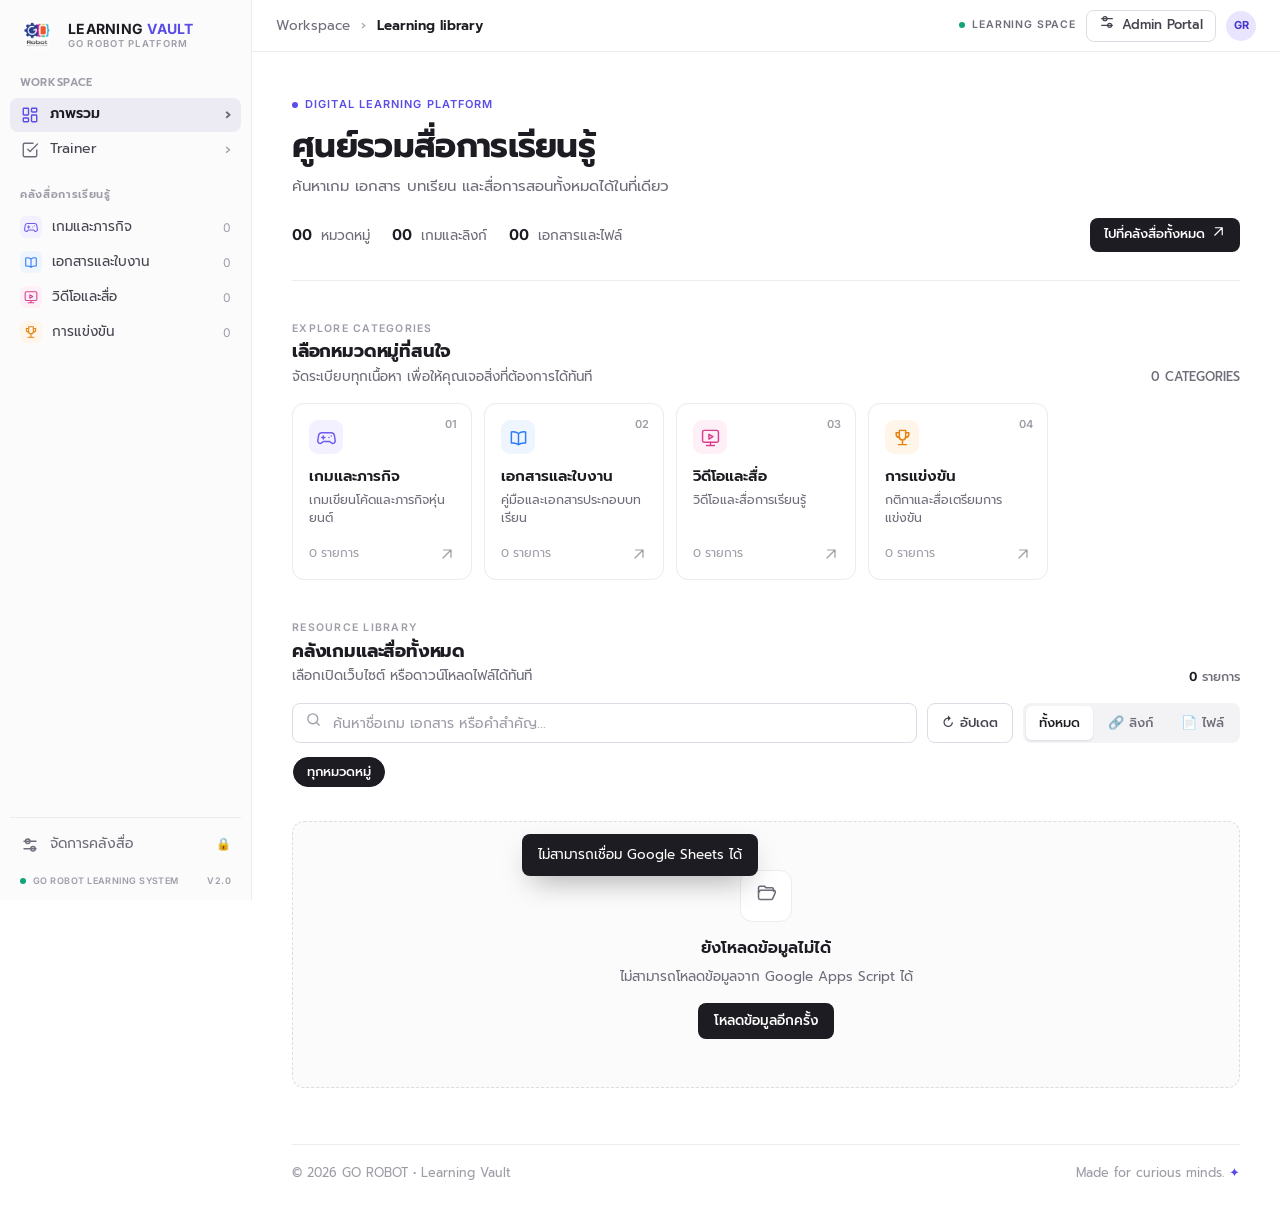
<file: index.html>
<!doctype html>
<html lang="th">
<head>
  <meta charset="utf-8">
  <meta name="viewport" content="width=device-width, initial-scale=1">
  <meta name="theme-color" content="#5942b9">
  <meta name="description" content="GO ROBOT Learning Vault ศูนย์รวมเกมเขียนโปรแกรม เอกสาร และสื่อการเรียนรู้หุ่นยนต์">
  <title>GO ROBOT Learning Vault | คลังเกมและสื่อการเรียนรู้</title>
  <link rel="preconnect" href="https://fonts.googleapis.com">
  <link rel="preconnect" href="https://fonts.gstatic.com" crossorigin>
  <link href="https://fonts.googleapis.com/css2?family=Prompt:wght@400;500;600;700;800&family=Inter:wght@500;600;700;800;900&display=swap" rel="stylesheet">
  <link rel="icon" type="image/png" href="./go-robot-logo.png">
  <link rel="stylesheet" href="./styles.css">
  <!-- NEW: สไตล์ของหน้า Trainer (scope อยู่ใน .trainer-view เท่านั้น) -->
  <link rel="stylesheet" href="./trainer.css">
  <script src="./config.js"></script>
  <script src="./app.js" defer></script>
  <!-- NEW: สคริปต์หน้า Trainer (ต้องโหลดหลัง app.js) -->
  <script src="./trainer.js" defer></script>
  <!-- ปิดเอฟเฟกต์ลอยกระทงเพื่อให้หน้า Trainer ดูสะอาดตา (ไฟล์เดิมยังเก็บไว้) -->
</head>
<body>
  <div class="app-shell">
    <aside class="sidebar" id="sidebar" aria-label="เมนูหลัก">
      <div class="sidebar-top">
        <div class="wordmark">
          <img class="brand-logo" src="./go-robot-logo.png" alt="GO ROBOT Robotics and Coding" width="92" height="79">
          <span class="wordmark-copy"><strong>LEARNING<br><span>VAULT</span></strong><small>GO ROBOT PLATFORM</small></span>
        </div>
        <button class="nav-close" id="closeMenu" aria-label="ปิดเมนู">✕</button>
      </div>
      <div class="side-section-label">WORKSPACE</div>
      <nav class="side-nav">
        <button type="button" class="side-link active" id="homeNav">
          <span data-icon="LayoutDashboard"></span><span>ภาพรวม</span>
          <span class="side-link-trail">›</span>
        </button>
        <!-- NEW: เมนู Trainer ต้องอยู่ถัดจาก "ภาพรวม" และก่อนหัวข้อ "คลังสื่อการเรียนรู้" -->
        <button type="button" class="side-link" id="trainerNav">
          <span data-icon="ClipboardCheck"></span><span>Trainer</span>
          <span class="side-link-trail">›</span>
        </button>
        <div class="side-subhead side-category-heading">
          <span>คลังสื่อการเรียนรู้</span>
          <span class="side-scroll-hint" id="categoryScrollHint" title="เลื่อนเพื่อดูหมวดหมู่เพิ่มเติม" hidden>↕ เลื่อน</span>
        </div>
        <div class="side-category-scroll" id="sideCategoryScroll" tabindex="0" role="region" aria-label="รายการหมวดหมู่ เลื่อนขึ้นหรือลงเพื่อดูเพิ่มเติม">
          <div id="sideCategoryNav"></div>
        </div>
      </nav>
      <div class="side-grow"></div>
      <div class="sidebar-bottom">
        <a class="side-link side-settings" id="adminSidebar" href="#">
          <span data-icon="Settings2"></span><span>จัดการคลังสื่อ</span><span class="admin-lock">🔒</span>
        </a>
        <div class="sidebar-footer"><span class="footer-led"></span> GO ROBOT LEARNING SYSTEM <span>V2.0</span></div>
      </div>
    </aside>

    <div class="main-area">
      <header class="topbar">
        <div class="mobile-brand">
          <button type="button" class="icon-plain" id="openMenu" aria-label="เปิดเมนู">☰</button>
          <img class="mobile-brand-logo" src="./go-robot-logo.png" alt="GO ROBOT" width="55" height="47">
        </div>
        <div class="breadcrumb">Workspace <span>›</span> <strong id="breadcrumbLabel">Learning library</strong></div>
        <div class="top-actions">
          <span class="system-pill"><span class="live-pulse"></span> LEARNING SPACE</span>
          <a class="top-admin-btn" id="adminTop" href="#"><span data-icon="Settings2"></span> Admin Portal</a>
          <span class="top-avatar">GR</span>
        </div>
      </header>

      <main class="content">
        <!-- Trainer • Dynamic links from Google Sheets -->
        <section class="trainer-view" id="trainerView" hidden aria-label="Trainer Student Review">
          <div class="trainer-hero">
            <div class="trainer-hero-copy">
              <span class="trainer-eyebrow"><span class="trainer-eyebrow-dot"></span> TRAINER WORKSPACE</span>
              <h1 class="page-title">Student <span>Review</span></h1>
              <p class="page-subtitle">เลือก Level และ Gen เพื่ออัปโหลดรูปภาพหรือเปิดแบบประเมินได้ทันที</p>
            </div>
            <div class="trainer-hero-symbol" aria-hidden="true">
              <svg viewBox="0 0 78 78" fill="none"><rect x="12" y="13" width="54" height="54" rx="18" stroke="currentColor" stroke-width="2"/><rect x="24" y="25" width="30" height="27" rx="6" stroke="currentColor" stroke-width="2"/><path d="m31 41 5 5 10-13" stroke="currentColor" stroke-width="3" stroke-linecap="round" stroke-linejoin="round"/><circle cx="57" cy="20" r="9" fill="#e2dcff"/></svg>
            </div>
          </div>
          <div class="trainer-tools">
            <div class="trainer-tool-title"><strong>เลือกระดับการเรียน</strong><span id="trainerSummary">กำลังโหลด...</span></div>
            <div class="level-drawer-bar" aria-label="เลือกระดับหลักสูตรและเรียงลำดับ">
              <div id="levelPills" class="level-pills" role="group" aria-label="Level"></div>
              <button id="sortGenBtn" type="button" class="sort-btn" aria-label="สลับการเรียงลำดับ Gen">
                <svg width="17" height="17" viewBox="0 0 24 24" fill="none" stroke="currentColor" stroke-width="2" stroke-linecap="round" stroke-linejoin="round" aria-hidden="true"><path d="M3 6h13M3 12h9M3 18h5M19 7v11m-3-3 3 3 3-3"/></svg>
                <span id="sortGenLabel">Gen ↑</span>
              </button>
            </div>
          </div>
          <div id="genList" class="gen-list" aria-label="รายการกลุ่มเรียน"></div>
          <div class="trainer-bottom-bar">
            <div class="trainer-live-status"><span class="trainer-live-dot"></span><span id="trainerDataStatus">กำลังเชื่อมต่อ...</span></div>
            <div class="trainer-bottom-actions">
              <button type="button" id="trainerRefreshBtn" class="trainer-text-button" title="โหลดลิงก์ล่าสุดจาก Google Sheets">↻ อัปเดตลิงก์</button>
              <a id="trainerManageLink" class="trainer-admin-link" href="#">จัดการลิงก์สำหรับ Admin ↗</a>
            </div>
          </div>
        </section>

        <!-- NEW: ห่อเนื้อหาหน้า "ภาพรวม" เดิมทั้งหมดไว้ใน #homeView -->
        <div id="homeView">
        <header class="page-head">
          <span class="eyebrow"><span class="eyebrow-dot"></span> DIGITAL LEARNING PLATFORM</span>
          <h1>ศูนย์รวมสื่อการเรียนรู้</h1>
          <p>ค้นหาเกม เอกสาร บทเรียน และสื่อการสอนทั้งหมดได้ในที่เดียว</p>
          <div class="meta-row">
            <span class="meta-item"><strong id="statCategories">00</strong> หมวดหมู่</span>
            <span class="meta-item"><strong id="statLinks">00</strong> เกมและลิงก์</span>
            <span class="meta-item"><strong id="statFiles">00</strong> เอกสารและไฟล์</span>
            <button type="button" class="jump-btn" id="exploreButton">ไปที่คลังสื่อทั้งหมด <span data-icon="ArrowUpRight"></span></button>
          </div>
        </header>

        <section class="section categories-section">
          <div class="section-heading">
            <div><span class="section-overline">EXPLORE CATEGORIES</span><h2>เลือกหมวดหมู่ที่สนใจ</h2><p>จัดระเบียบทุกเนื้อหา เพื่อให้คุณเจอสิ่งที่ต้องการได้ทันที</p></div>
            <span class="section-counter" id="categoryCounter">0 CATEGORIES</span>
          </div>
          <div class="category-grid" id="categoryGrid"></div>
        </section>

        <section class="section featured-section" id="featuredSection" hidden>
          <div class="section-heading"><div><span class="section-overline">HANDPICKED FOR YOU</span><h2>⭐ รายการแนะนำ</h2></div></div>
          <div class="featured-row" id="featuredGrid"></div>
        </section>

        <section class="section library-section" id="library">
          <div class="section-heading library-heading">
            <div><span class="section-overline">RESOURCE LIBRARY</span><h2>คลังเกมและสื่อทั้งหมด</h2><p>เลือกเปิดเว็บไซต์ หรือดาวน์โหลดไฟล์ได้ทันที</p></div>
            <div class="library-count"><span id="filteredCount">0</span> รายการ</div>
          </div>
          <div class="library-toolbar">
            <div class="search-wrap"><span data-icon="Search"></span><input id="searchInput" type="search" placeholder="ค้นหาชื่อเกม เอกสาร หรือคำสำคัญ..." autocomplete="off" aria-label="ค้นหาสื่อ"><span class="search-kbd">SEARCH</span></div>
            <button type="button" class="reload-button" id="reloadTop" title="อัปเดตข้อมูลจาก Google Sheets">↻ <span>อัปเดต</span></button>
            <div class="resource-filters" role="group" aria-label="กรองชนิดสื่อ">
              <button type="button" class="selected" data-type="all">ทั้งหมด</button>
              <button type="button" data-type="link">🔗 ลิงก์</button>
              <button type="button" data-type="file">📄 ไฟล์</button>
            </div>
          </div>
          <div class="filter-bar" id="categoryFilters"></div>
          <div id="resourceGrid" class="resource-grid"></div>
          <div id="emptyState" class="empty-card">
            <div class="empty-graphic"><span data-icon="FolderOpen"></span><span>＋</span></div>
            <h3 id="emptyTitle">พื้นที่สำหรับไอเดียดี ๆ กำลังรออยู่</h3>
            <p id="emptyMessage">ยังไม่มีรายการ กรุณาเพิ่มสื่อจากหน้าผู้ดูแล</p>
            <button class="btn primary" id="refreshButton" type="button">โหลดข้อมูลอีกครั้ง</button>
          </div>
        </section>
        </div><!-- /#homeView -->
        <footer class="page-footer"><span>© 2026 GO ROBOT • Learning Vault</span><span>Made for curious minds. <span class="footer-heart">✦</span></span></footer>
      </main>
    </div>
  </div>
  <div class="mobile-scrim" id="mobileScrim" hidden></div>
  <div class="toast" id="toast" role="status" hidden></div>
</body>
</html>
</file>
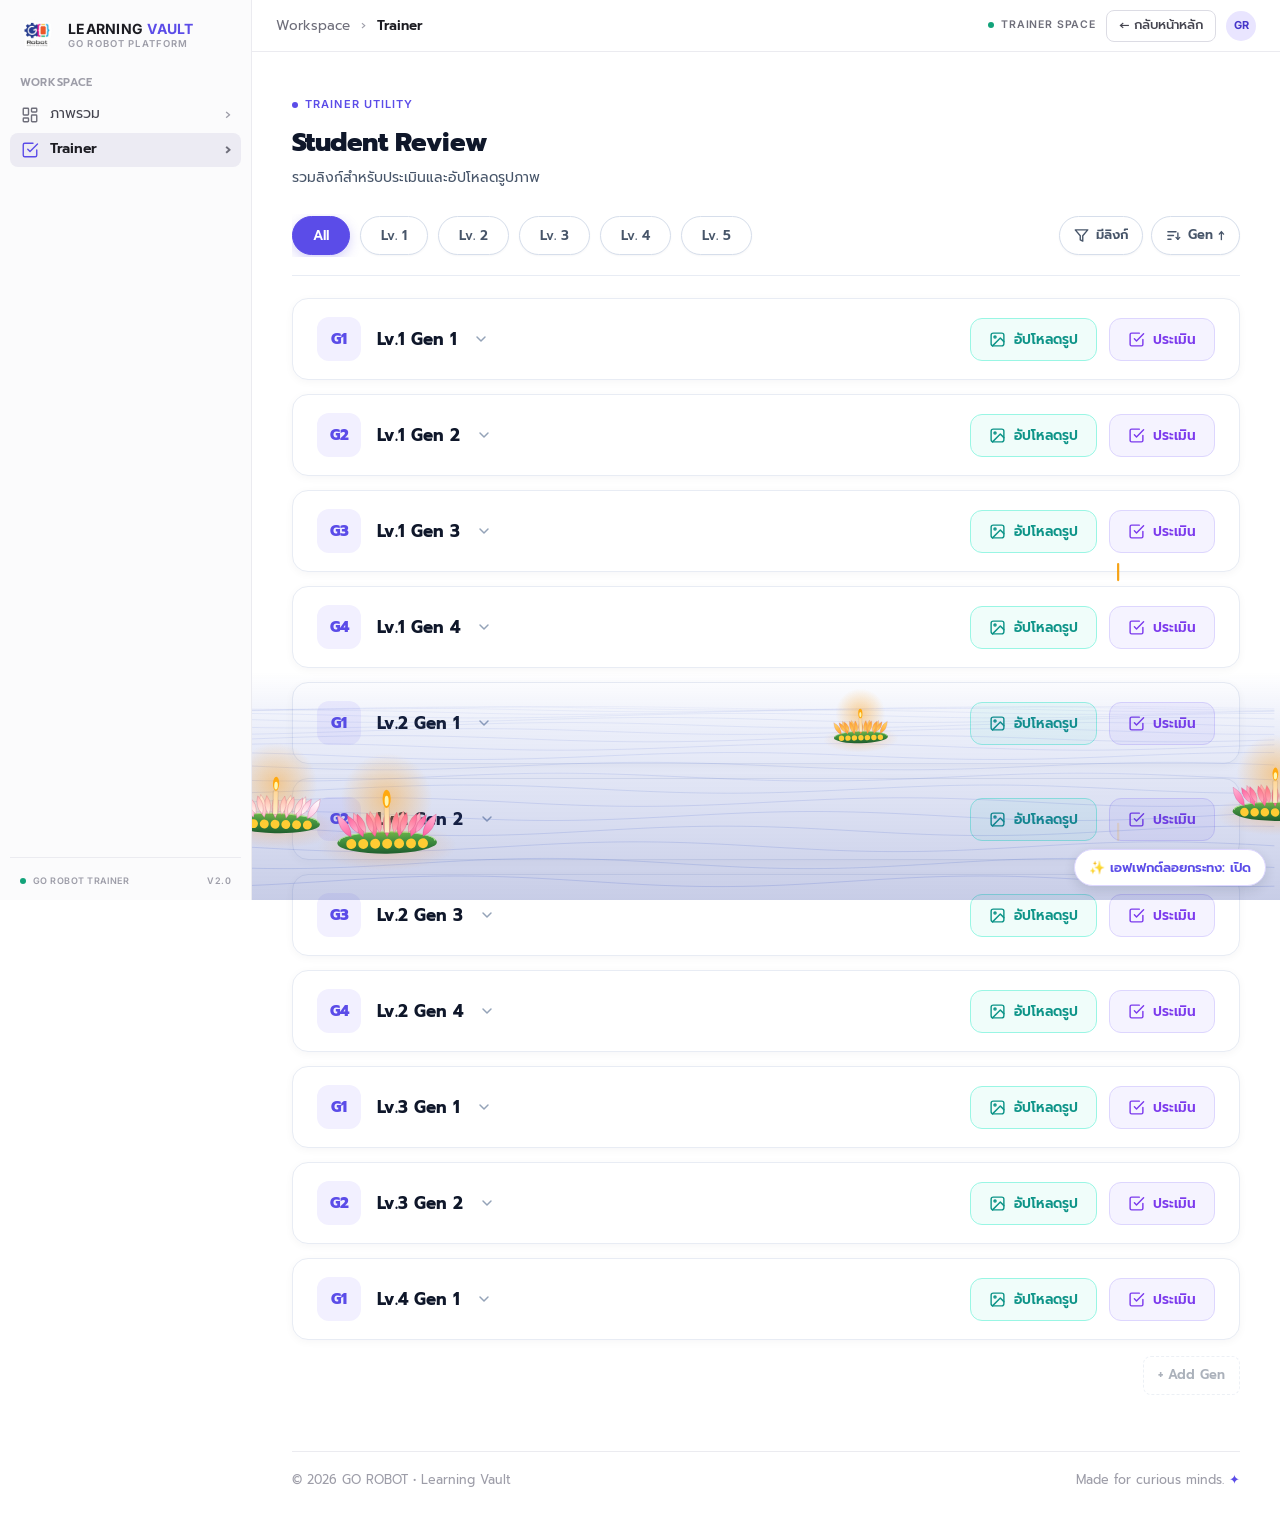
<file: trainer/index.html>
<!doctype html>
<html lang="th">
<head>
  <meta charset="utf-8">
  <meta name="viewport" content="width=device-width, initial-scale=1">
  <meta name="theme-color" content="#5942b9">
  <meta name="description" content="GO ROBOT Learning Vault — Trainer Student Review">
  <title>Trainer — Student Review | GO ROBOT Learning Vault</title>

  <!-- Google Fonts (Prompt for Thai + Inter for English/Numbers) -->
  <link rel="preconnect" href="https://fonts.googleapis.com">
  <link rel="preconnect" href="https://fonts.gstatic.com" crossorigin>
  <link href="https://fonts.googleapis.com/css2?family=Prompt:wght@400;500;600;700;800&family=Inter:wght@500;600;700;800;900&display=swap" rel="stylesheet">

  <!-- Relative paths only (required for GitHub Pages deployment) -->
  <link rel="icon" type="image/png" href="../go-robot-logo.png">
  <link rel="stylesheet" href="./trainer.css">

  <!-- Load data first, then main Trainer logic, then optional FX overlay -->
  <script src="./trainer-data.js" defer></script>
  <script src="./trainer.js" defer></script>
  <script src="./trainer-fx.js" defer></script>
</head>
<body class="trainer-page">
  <!-- App Shell: matches the main page layout (Sidebar + Main Area) -->
  <div class="app-shell">

    <!-- ==================== Sidebar (Visual Shell Only) ==================== -->
    <aside class="sidebar" id="sidebar" aria-label="Trainer Menu">
      <div class="sidebar-top">
        <a class="wordmark" href="../index.html" aria-label="Go to Learning Vault Home">
          <img class="brand-logo" src="../go-robot-logo.png" alt="GO ROBOT Robotics and Coding" width="92" height="79">
          <span class="wordmark-copy">
            <strong>LEARNING<br><span>VAULT</span></strong>
            <small>GO ROBOT PLATFORM</small>
          </span>
        </a>
        <!-- Mobile close button (visible on screens <= 900px) -->
        <button type="button" class="nav-close" id="closeMenu" aria-label="Close menu">✕</button>
      </div>

      <div class="side-section-label">WORKSPACE</div>
      <nav class="side-nav">
        <!-- Link back to the main Learning Vault page -->
        <a class="side-link" href="../index.html">
          <span class="side-icon" aria-hidden="true">
            <svg width="18" height="18" viewBox="0 0 24 24" fill="none" stroke="currentColor" stroke-width="1.85" stroke-linecap="round" stroke-linejoin="round">
              <rect x="3" y="3" width="7" height="9" rx="1"/><rect x="14" y="3" width="7" height="5" rx="1"/><rect x="14" y="12" width="7" height="9" rx="1"/><rect x="3" y="16" width="7" height="5" rx="1"/>
            </svg>
          </span>
          <span>ภาพรวม</span>
          <span class="side-link-trail">›</span>
        </a>

        <!-- Active Trainer menu item -->
        <a class="side-link active" href="./index.html" aria-current="page">
          <span class="side-icon" aria-hidden="true">
            <svg width="18" height="18" viewBox="0 0 24 24" fill="none" stroke="currentColor" stroke-width="1.85" stroke-linecap="round" stroke-linejoin="round">
              <path d="m9 11 3 3L22 4"/><path d="M21 12v7a2 2 0 0 1-2 2H5a2 2 0 0 1-2-2V5a2 2 0 0 1 2-2h11"/>
            </svg>
          </span>
          <span>Trainer</span>
          <span class="side-link-trail">›</span>
        </a>
      </nav>

      <!-- Spacer pushes the footer to the bottom of the sidebar -->
      <div class="side-grow"></div>

      <div class="sidebar-bottom">
        <div class="sidebar-footer">
          <span class="footer-led"></span>
          GO ROBOT TRAINER
          <span>V2.0</span>
        </div>
      </div>
    </aside>

    <!-- ==================== Main Area (Topbar + Content) ==================== -->
    <div class="main-area">
      <!-- Sticky Topbar -->
      <header class="topbar">
        <div class="mobile-brand">
          <button type="button" class="icon-plain" id="openMenu" aria-label="Open menu">☰</button>
          <img class="mobile-brand-logo" src="../go-robot-logo.png" alt="GO ROBOT" width="55" height="47">
        </div>

        <div class="breadcrumb">Workspace <span>›</span> <strong>Trainer</strong></div>

        <div class="top-actions">
          <span class="system-pill"><span class="live-pulse"></span> TRAINER SPACE</span>
          <a class="top-back-btn" href="../index.html">← กลับหน้าหลัก</a>
          <span class="top-avatar">GR</span>
        </div>
      </header>

      <!-- Page Content -->
      <main class="content">
        <!-- Trainer View (ID #trainerView is used by trainer.js and trainer-fx.js) -->
        <section class="trainer-view" id="trainerView" aria-label="Trainer Student Review">
          <div class="page-header">
            <span class="eyebrow"><span class="eyebrow-dot"></span> TRAINER UTILITY</span>
            <h1 class="page-title">Student Review</h1>
            <p class="page-subtitle">รวมลิงก์สำหรับประเมินและอัปโหลดรูปภาพ</p>
          </div>

          <!-- Level Selector Pills (All, Lv. 1 - Lv. 5) + Filter & Sort Controls -->
          <div class="level-drawer-bar" aria-label="Select course level, filter, and sort order">
            <div id="levelPills" class="level-pills" role="tablist"></div>
            <div class="drawer-controls">
              <button id="filterLinkedBtn" type="button" class="control-pill-btn filter-btn" aria-pressed="false" aria-label="Show only cards with links" title="แสดงเฉพาะกล่องที่มีลิงก์">
                <svg width="15" height="15" viewBox="0 0 24 24" fill="none" stroke="currentColor" stroke-width="2.2" stroke-linecap="round" stroke-linejoin="round" aria-hidden="true">
                  <polygon points="22 3 2 3 10 12.46 10 19 14 21 14 12.46 22 3"></polygon>
                </svg>
                <span>มีลิงก์</span>
              </button>
              <button id="sortGenBtn" type="button" class="control-pill-btn sort-btn" aria-label="Toggle Gen sort order">
                <svg width="15" height="15" viewBox="0 0 24 24" fill="none" stroke="currentColor" stroke-width="2.2" stroke-linecap="round" stroke-linejoin="round" aria-hidden="true">
                  <path d="M3 6h13"></path><path d="M3 12h9"></path><path d="M3 18h5"></path><path d="M19 8v10"></path><path d="M16 15l3 3 3-3"></path>
                </svg>
                <span id="sortGenLabel">Gen ↑</span>
              </button>
            </div>
          </div>

          <!-- Gen Cards List (rendered dynamically by trainer.js) -->
          <div id="genList" class="gen-list" aria-label="Gen list"></div>

          <!-- Admin-only button to add a new Gen (up to MAX_GENS) -->
          <div class="add-gen-row">
            <button id="addGenBtn" type="button" class="btn-ghost-add">+ Add Gen</button>
          </div>
        </section>

        <footer class="page-footer">
          <span>© 2026 GO ROBOT • Learning Vault</span>
          <span>Made for curious minds. <span class="footer-heart">✦</span></span>
        </footer>
      </main>
    </div>
  </div>

  <!-- Dark backdrop when mobile sidebar drawer is open -->
  <div class="mobile-scrim" id="mobileScrim" hidden></div>

  <!-- Standalone Toast notification -->
  <div class="trainer-toast" id="trainerToast" role="status" hidden></div>
</body>
</html>
</file>
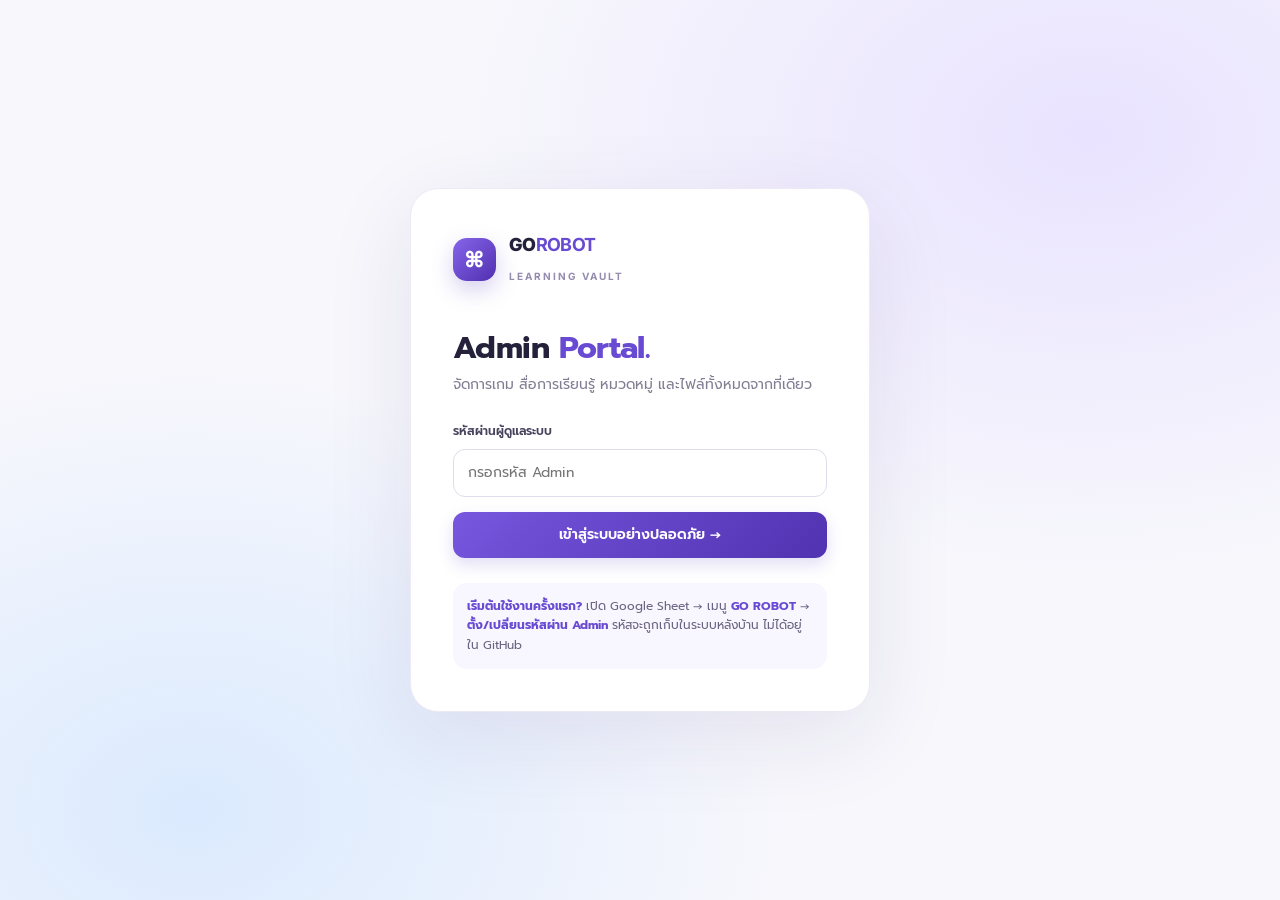
<file: google-apps-script/Admin.html>
<!doctype html>
<html lang="th">
<head>
  <base target="_top">
  <meta charset="utf-8">
  <meta name="viewport" content="width=device-width, initial-scale=1">
  <title>GO ROBOT • Admin Portal</title>
  <link rel="preconnect" href="https://fonts.googleapis.com">
  <link rel="preconnect" href="https://fonts.gstatic.com" crossorigin>
  <link href="https://fonts.googleapis.com/css2?family=Prompt:wght@400;500;600;700&family=Inter:wght@400;500;600;700;800&display=swap" rel="stylesheet">
  <style>
    :root{--ink:#24213a;--muted:#817e94;--purple:#684bd2;--deep:#4c36a6;--line:#eae8f2;--bg:#f7f7fc;--card:#fff;--good:#17a77a;--bad:#dc4779}
    *{box-sizing:border-box}html{scroll-behavior:smooth}body{margin:0;color:var(--ink);font:14px/1.6 'Prompt','Inter',sans-serif;background:var(--bg)}button,input,select,textarea{font:inherit}button{cursor:pointer}a{color:inherit;text-decoration:none}[hidden]{display:none!important}
    .auth-wrap{min-height:100vh;display:grid;place-items:center;padding:25px;background:radial-gradient(ellipse at 85% 15%,#e9e3ff,transparent 40%),radial-gradient(ellipse at 15% 90%,#dbeafe,transparent 38%),var(--bg)}
    .login{width:min(460px,100%);background:#fff;border:1px solid #ede9f5;border-radius:28px;box-shadow:0 24px 90px #37246f18;padding:42px}.logo{display:flex;align-items:center;gap:13px;font-family:Inter,sans-serif;font-size:18px;font-weight:850;letter-spacing:-.7px}.logo b{color:var(--purple)}.logomark{width:43px;height:43px;display:grid;place-items:center;background:linear-gradient(135deg,#8765ea,#5030b0);color:#fff;border-radius:14px;box-shadow:0 9px 22px #6047be40;font-size:22px}.eyebrow{color:var(--purple);font-size:11px;letter-spacing:2px;font:800 11px Inter,sans-serif}.login h1{margin:40px 0 8px;line-height:1.2;font-size:31px;letter-spacing:-.6px}.muted{color:var(--muted)}.login p{margin:0 0 26px}.field{display:flex;flex-direction:column;gap:7px;margin-bottom:15px}.field label{font-weight:600;font-size:12px;color:#47435e}.field input,.field textarea,.field select{background:#fff;border:1px solid #dfdceb;border-radius:12px;outline:none;width:100%;padding:12px 14px;transition:.2s;color:var(--ink)}.field textarea{resize:vertical;min-height:84px}.field input:focus,.field textarea:focus,.field select:focus{border-color:#8c73e5;box-shadow:0 0 0 4px #8d74e91c}.field small{color:var(--muted);font-size:11px}
    .btn{display:inline-flex;align-items:center;gap:8px;justify-content:center;border-radius:12px;padding:12px 17px;border:1px solid var(--line);background:#fff;color:#403b57;font-weight:600;transition:transform .15s,background .15s}.btn:hover{transform:translateY(-1px);background:#f8f7fc}.btn.primary{background:linear-gradient(135deg,#7657de,#5132b0);color:#fff;border:none;box-shadow:0 7px 16px #553abb2b}.btn.primary:hover{background:#5035b5}.btn.danger{color:#c42d5e;border-color:#f3d3df;background:#fff8fb}.btn.small{padding:8px 12px;font-size:12px;border-radius:9px}.btn:disabled{opacity:.5;cursor:not-allowed;transform:none}.full{width:100%}.hint{margin-top:25px;border-radius:14px;padding:14px;background:#f8f6ff;color:#6a6381;font-size:12px}.hint strong{color:var(--purple)}
    .app{min-height:100vh}.top{position:sticky;top:0;z-index:8;background:#ffffffed;backdrop-filter:blur(16px);border-bottom:1px solid var(--line);padding:13px max(22px,calc((100vw - 1300px)/2));display:flex;align-items:center;justify-content:space-between;gap:18px}.top-right{display:flex;align-items:center;gap:10px}.live{display:inline-flex;align-items:center;gap:7px;color:#3a977c;background:#e7f9f3;padding:7px 12px;border-radius:999px;font:700 11px Inter,sans-serif}.dot{width:7px;height:7px;background:#32bc8e;border-radius:50%}.wrap{max-width:1300px;margin:auto;padding:37px 24px 90px}.heading{display:flex;gap:18px;justify-content:space-between;align-items:flex-end;flex-wrap:wrap}.heading h1{font-size:31px;letter-spacing:-.8px;line-height:1.3;margin:9px 0 6px}.heading p{margin:0;color:var(--muted)}
    .metrics{display:grid;grid-template-columns:repeat(3,1fr);gap:15px;margin:27px 0}.metric{background:#fff;border:1px solid var(--line);padding:22px 25px;border-radius:18px;display:flex;justify-content:space-between;align-items:center;box-shadow:0 5px 20px #20144305}.metric strong{font:800 32px Inter,sans-serif;display:block;letter-spacing:-1px}.metric small{font-size:12px;color:var(--muted)}.metric .bubble{width:49px;height:49px;border-radius:15px;display:grid;place-items:center;font-size:23px;background:#f1edff}
    .panel{background:#fff;border-radius:20px;border:1px solid var(--line);box-shadow:0 5px 25px #20144306;overflow:hidden}.panel-head{display:flex;align-items:center;gap:15px;flex-wrap:wrap;justify-content:space-between;padding:21px 24px;border-bottom:1px solid var(--line)}.tabs{display:flex;gap:5px;padding:4px;background:#f4f2fa;border-radius:12px}.tabs button{background:transparent;border:0;border-radius:9px;padding:9px 17px;color:#75718a;font-size:13px;font-weight:600}.tabs button.active{background:#fff;color:var(--deep);box-shadow:0 2px 7px #24124814}.tools{display:flex;gap:9px;align-items:center;flex-wrap:wrap}.search{border:1px solid var(--line);border-radius:10px;padding:9px 12px;min-width:220px;outline:none}.search:focus{border-color:#8c73e5}.entries{padding:10px 15px 20px}.entry{display:grid;grid-template-columns:55px minmax(0,1fr) auto;gap:17px;align-items:center;padding:16px 11px;border-bottom:1px solid #f0eef6}.entry:last-child{border-bottom:0}.entry-icon{height:55px;width:55px;display:grid;place-items:center;border-radius:15px;background:linear-gradient(135deg,#eee9ff,#d8cfff);font-size:25px;overflow:hidden}.entry-icon.blue{background:#e6f1ff}.entry-icon.teal{background:#e1f9f4}.entry-icon.pink{background:#ffe9f5}.entry-icon.orange{background:#fff1df}.entry-icon.indigo{background:#e9eaff}.entry-icon img{width:100%;height:100%;object-fit:cover}.entry h3{font-weight:700;font-size:15px;margin:0 0 3px}.entry p{margin:0;color:var(--muted);font-size:12px;max-width:730px;overflow-wrap:anywhere}.entry-meta{display:flex;align-items:center;gap:6px;margin-top:8px;flex-wrap:wrap}.chip{display:inline-flex;align-items:center;border-radius:999px;padding:3px 10px;background:#f2effc;color:#5e4cac;font-size:10px;font-weight:700}.chip.green{color:#128963;background:#e8fbf3}.chip.gray{color:#79748c;background:#f3f2f7}.actions{display:flex;gap:7px}.nothing{text-align:center;padding:60px 20px;color:var(--muted)}.nothing div{font-size:36px;margin-bottom:12px}
    dialog{border:1px solid var(--line);border-radius:22px;padding:0;width:min(630px,calc(100vw - 28px));max-height:min(91vh,850px);box-shadow:0 30px 90px #1b0f4370;overflow:auto}dialog::backdrop{background:#1c1630ad;backdrop-filter:blur(5px)}.modal-head{padding:24px 27px 17px;border-bottom:1px solid var(--line);display:flex;justify-content:space-between;align-items:center}.modal-head h2{margin:0;font-size:21px}.close{border:0;background:#f4f3f8;border-radius:9px;width:32px;height:32px;font-size:20px}.modal-body{padding:23px 27px}.two{display:grid;grid-template-columns:1fr 1fr;gap:14px}.modal-actions{padding:16px 27px 24px;display:flex;justify-content:flex-end;gap:10px}.uploadbox{border:1px dashed #bcaeea;border-radius:13px;padding:15px;background:#faf8ff}.uploadbox input{max-width:100%;padding:5px 0;border:0;background:transparent}.uploadbox small{display:block;margin-top:6px}.checkrow{display:flex;align-items:center;gap:10px;padding:8px 0}.checkrow input{width:17px;height:17px;accent-color:var(--purple)}.form-divider{border:0;border-top:1px solid var(--line);margin:20px 0}
    .toast{position:fixed;bottom:24px;right:24px;z-index:30;background:#2c2444;color:#fff;border-radius:12px;padding:13px 19px;max-width:min(430px,calc(100vw - 40px));box-shadow:0 12px 30px #24154b40;font-size:12px}.toast.error{background:#b52b57}.busy{position:fixed;inset:0;z-index:28;background:#ffffffae;display:grid;place-items:center;backdrop-filter:blur(2px)}.busy>div{border-radius:14px;background:#fff;box-shadow:0 15px 50px #24154b26;padding:20px 30px;font-weight:700;color:var(--purple)}
    @media(max-width:750px){.top{padding:12px 17px}.top-right .live{display:none}.top .logo{font-size:14px}.wrap{padding:25px 15px}.heading h1{font-size:25px}.metrics{gap:8px}.metric{padding:14px 13px}.metric strong{font-size:23px}.metric .bubble{display:none}.panel-head{padding:14px}.tools{width:100%}.search{flex:1;min-width:120px}.entry{grid-template-columns:42px minmax(0,1fr);gap:10px}.entry-icon{height:42px;width:42px}.entry .actions{grid-column:2}.actions .btn{font-size:11px}.two{grid-template-columns:1fr}.modal-body{padding:18px}.modal-head{padding:16px 19px}.modal-actions{padding:15px 18px}.login{padding:27px}}
  </style>
</head>
<body>
  <section class="auth-wrap" id="authScreen">
    <div class="login">
      <div class="logo"><span class="logomark">⌘</span><span>GO<b>ROBOT</b><br><span style="font-size:10px;letter-spacing:2px;font-weight:700;color:#948cae">LEARNING VAULT</span></span></div>
      <h1>Admin <span style="color:var(--purple)">Portal.</span></h1>
      <p class="muted">จัดการเกม สื่อการเรียนรู้ หมวดหมู่ และไฟล์ทั้งหมดจากที่เดียว</p>
      <form id="loginForm">
        <div class="field"><label for="adminPassword">รหัสผ่านผู้ดูแลระบบ</label><input id="adminPassword" type="password" placeholder="กรอกรหัส Admin" required autocomplete="current-password"></div>
        <button class="btn primary full" id="loginButton" type="submit">เข้าสู่ระบบอย่างปลอดภัย →</button>
      </form>
      <div class="hint"><strong>เริ่มต้นใช้งานครั้งแรก?</strong> เปิด Google Sheet → เมนู <strong>GO ROBOT</strong> → <strong>ตั้ง/เปลี่ยนรหัสผ่าน Admin</strong> รหัสจะถูกเก็บในระบบหลังบ้าน ไม่ได้อยู่ใน GitHub</div>
    </div>
  </section>

  <div class="app" id="adminScreen" hidden>
    <header class="top">
      <div class="logo"><span class="logomark">⌘</span><span>GO<b>ROBOT</b> <span style="font-size:10px;font-weight:600;letter-spacing:1px;color:#8f89a2">/ ADMIN</span></span></div>
      <div class="top-right"><span class="live"><span class="dot"></span> GOOGLE SHEETS CONNECTED</span><button class="btn small" id="refreshBtn">↻ รีเฟรช</button><button class="btn small" id="logoutBtn">ออกจากระบบ</button></div>
    </header>
    <main class="wrap">
      <div class="heading"><div><span class="eyebrow">CONTENT MANAGEMENT SYSTEM</span><h1>จัดการคลังการเรียนรู้</h1><p>เพิ่มและแก้ไขเนื้อหา แล้วเว็บไซต์สาธารณะจะอ่านข้อมูลจาก Google Sheets</p></div><button class="btn primary" id="quickCreate">＋ เพิ่มรายการใหม่</button></div>
      <div class="metrics"><div class="metric"><div><strong id="metricCategories">0</strong><small>หมวดหมู่ทั้งหมด</small></div><div class="bubble">🗂️</div></div><div class="metric"><div><strong id="metricResources">0</strong><small>เกมและสื่อทั้งหมด</small></div><div class="bubble">🚀</div></div><div class="metric"><div><strong id="metricFeatured">0</strong><small>รายการแนะนำ</small></div><div class="bubble">⭐</div></div></div>
      <section class="panel">
        <div class="panel-head">
          <div class="tabs" role="tablist"><button class="active" data-tab="resources" type="button">เกมและสื่อ <span id="tabResourcesCount">0</span></button><button data-tab="categories" type="button">หมวดหมู่ <span id="tabCategoriesCount">0</span></button></div>
          <div class="tools"><input class="search" id="searchInput" type="search" placeholder="ค้นหารายการ..."><button class="btn primary small" id="addBtn">＋ เพิ่มใหม่</button></div>
        </div>
        <div class="entries" id="entries"></div>
      </section>
      <p class="muted" style="margin-top:17px;font-size:11px">ℹ️ การลบรายการสื่อไม่ลบไฟล์จริงใน Google Drive เพื่อป้องกันการสูญหายของข้อมูลโดยไม่ตั้งใจ</p>
    </main>
  </div>

  <dialog id="editor">
    <form id="editForm">
      <div class="modal-head"><h2 id="modalTitle">เพิ่มรายการ</h2><button type="button" class="close" id="closeEditor" aria-label="ปิด">×</button></div>
      <div class="modal-body" id="modalFields"></div>
      <div class="modal-actions"><button type="button" class="btn" id="cancelEditor">ยกเลิก</button><button type="submit" class="btn primary" id="saveButton">บันทึกข้อมูล</button></div>
    </form>
  </dialog>
  <div class="busy" id="busy" hidden><div id="busyLabel">กำลังบันทึก...</div></div>
  <div class="toast" id="toast" hidden role="status"></div>

  <script>
  (function(){
    'use strict';
    var $=function(id){return document.getElementById(id);};
    var state={token:'',categories:[],resources:[],tab:'resources',query:'',editId:'',editType:''};
    var icons=['Gamepad2','BookOpen','FileText','Video','Trophy','Bot','Code2','FolderOpen','GraduationCap','Cpu','Puzzle','MonitorPlay','Lightbulb','Wrench','Layers','Rocket','BrainCircuit','Presentation','Music2','Image','Sparkles'];
    var accents=['purple','blue','teal','orange','pink','indigo'];
    var glyphs={Gamepad2:'🎮',BookOpen:'📖',FileText:'📄',Video:'🎬',Trophy:'🏆',Bot:'🤖',Code2:'💻',FolderOpen:'📁',GraduationCap:'🎓',Cpu:'⚙️',Puzzle:'🧩',MonitorPlay:'🖥️',Lightbulb:'💡',Wrench:'🔧',Layers:'🗂️',Rocket:'🚀',BrainCircuit:'🧠',Presentation:'📊',Music2:'🎵',Image:'🖼️',Sparkles:'✨'};
    var esc=function(v){return String(v==null?'':v).replace(/[&<>"']/g,function(x){return {'&':'&amp;','<':'&lt;','>':'&gt;','"':'&quot;',"'":'&#39;'}[x];});};
    function rpc(name){var args=Array.prototype.slice.call(arguments,1);return new Promise(function(resolve,reject){var runner=google.script.run.withSuccessHandler(resolve).withFailureHandler(reject);runner[name].apply(runner,args);});}
    function setBusy(on,label){$('busy').hidden=!on;if(label)$('busyLabel').textContent=label;}
    function toast(message,error){var box=$('toast');box.textContent=String(message);box.classList.toggle('error',!!error);box.hidden=false;clearTimeout(toast.timer);toast.timer=setTimeout(function(){box.hidden=true;},4000);}
    function fail(err){var msg=String(err&&err.message||err||'เกิดข้อผิดพลาด');toast(msg,true);if(msg.indexOf('เซสชันหมดอายุ')!==-1)showAuth();}
    function showAuth(){state.token='';$('authScreen').hidden=false;$('adminScreen').hidden=true;$('adminPassword').value='';}
    function updateData(data){state.categories=Array.isArray(data.categories)?data.categories:[];state.resources=Array.isArray(data.resources)?data.resources:[];render();}
    function showDashboard(data){updateData(data);$('authScreen').hidden=true;$('adminScreen').hidden=false;}
    function getCategory(id){return state.categories.find(function(c){return String(c.id)===String(id);});}
    function validImage(url){return /^https?:\/\//i.test(String(url||''))?esc(url):'';}
    function imageOrIcon(c){var url=validImage(c.imageUrl);return url?'<img src="'+url+'" alt="">':(glyphs[c.icon]||'📁');}
    function itemHtml(item){
      var categoryMode=state.tab==='categories';var cat=categoryMode?item:getCategory(item.categoryId)||{};
      var id=esc(item.id),title=esc(categoryMode?item.name:item.title),description=esc(item.description||'');
      var mark=categoryMode?imageOrIcon(item):(validImage(item.coverUrl)?'<img src="'+validImage(item.coverUrl)+'" alt="">':(item.type==='file'?'📄':'🎮'));
      var meta=categoryMode?'<span class="chip">'+state.resources.filter(function(r){return r.categoryId===item.id;}).length+' รายการ</span>':
        '<span class="chip">'+esc(cat.name||'ไม่ระบุหมวด')+'</span><span class="chip gray">'+(item.type==='file'?'ไฟล์ดาวน์โหลด':'ลิงก์เว็บไซต์')+'</span>'+(Number(item.featured)?'<span class="chip green">★ แนะนำ</span>':'');
      return '<article class="entry"><span class="entry-icon '+esc(cat.accent||'purple')+'">'+mark+'</span><div class="entry-main"><h3>'+title+'</h3><p>'+description+'</p><div class="entry-meta">'+meta+'</div></div><div class="actions"><button type="button" class="btn small" data-edit="'+id+'">แก้ไข</button><button type="button" class="btn small danger" data-delete="'+id+'">ลบ</button></div></article>';
    }
    function render(){
      $('metricCategories').textContent=state.categories.length;
      $('metricResources').textContent=state.resources.length;
      $('metricFeatured').textContent=state.resources.filter(function(r){return Number(r.featured);}).length;
      $('tabCategoriesCount').textContent=state.categories.length;
      $('tabResourcesCount').textContent=state.resources.length;
      document.querySelectorAll('[data-tab]').forEach(function(b){b.classList.toggle('active',b.dataset.tab===state.tab);});
      var list=state.tab==='categories'?state.categories:state.resources;
      var q=state.query.trim().toLocaleLowerCase();
      if(q)list=list.filter(function(r){return [r.name,r.title,r.description,getCategory(r.categoryId)&&getCategory(r.categoryId).name].join(' ').toLocaleLowerCase().includes(q);});
      $('entries').innerHTML=list.length?list.map(itemHtml).join(''):'<div class="nothing"><div>✦</div><strong>ยังไม่มีรายการที่ตรงกับการค้นหา</strong><p>กดปุ่ม “เพิ่มใหม่” เพื่อสร้างเนื้อหาได้ทันที</p></div>';
    }
    function nextOrder(type){var list=type==='categories'?state.categories:state.resources;return Math.max(0,...list.map(function(x){return Number(x.sortOrder)||0;}))+1;}
    function field(name,label,value,extra,small){return '<div class="field"><label for="f_'+name+'">'+label+'</label><input id="f_'+name+'" name="'+name+'" value="'+esc(value||'')+'" '+(extra||'')+'>'+(small?'<small>'+small+'</small>':'')+'</div>';}
    function selectField(name,label,options,value){return '<div class="field"><label for="f_'+name+'">'+label+'</label><select id="f_'+name+'" name="'+name+'">'+options.map(function(opt){return '<option value="'+esc(opt.value)+'" '+(String(value)===String(opt.value)?'selected':'')+'>'+esc(opt.label)+'</option>';}).join('')+'</select></div>';}
    function options(items){return items.map(function(s){return {value:s,label:s};});}
    function openEditor(id){
      var type=state.tab;
      var item=id?(type==='categories'?state.categories:state.resources).find(function(x){return x.id===id;}):null;
      if(id&&!item){toast('ไม่พบรายการ กรุณาโหลดข้อมูลใหม่',true);return;}
      state.editId=id||'';state.editType=type;
      $('modalTitle').textContent=(item?'แก้ไข':'เพิ่ม')+(type==='categories'?'หมวดหมู่':'เกม / สื่อการเรียนรู้');
      var html='';
      if(type==='categories'){
        html+=field('name','ชื่อหมวดหมู่ *',item&&item.name,'required maxlength="90" placeholder="เช่น เกมเขียนโปรแกรมหุ่นยนต์"');
        html+='<div class="field"><label for="f_description">คำอธิบายหมวดหมู่</label><textarea name="description" id="f_description" maxlength="300">'+esc(item&&item.description||'')+'</textarea></div>';
        html+='<div class="two">'+selectField('icon','เลือกไอคอน',icons.map(function(x){return {value:x,label:(glyphs[x]||'◆')+' '+x};}),item&&item.icon||'Gamepad2')+selectField('accent','ธีมสี',options(accents),item&&item.accent||'purple')+'</div>';
        html+=field('imageUrl','URL รูปภาพแทนไอคอน',item&&item.imageUrl,'type="url" placeholder="https://..."','เว้นว่างเพื่อใช้ไอคอนที่เลือก หรืออัปโหลดรูปด้านล่าง');
        html+='<div class="field uploadbox"><label>อัปโหลดรูปภาพแทนไอคอน</label><input type="file" id="categoryImage" accept="image/png,image/jpeg,image/webp,image/gif"><small>PNG, JPG, WebP, GIF • รูปภาพที่อัปโหลดจะอยู่ใน Google Drive</small></div>';
        html+=field('sortOrder','ลำดับแสดงผล',item&&item.sortOrder||nextOrder(type),'type="number" min="1" max="99999" required');
      }else{
        html+=field('title','ชื่อเกมหรือสื่อ *',item&&item.title,'required maxlength="130" placeholder="เช่น AGV Mission Simulator"');
        html+='<div class="field"><label for="f_description">คำอธิบาย</label><textarea name="description" id="f_description" maxlength="600">'+esc(item&&item.description||'')+'</textarea></div>';
        html+='<div class="two">'+selectField('categoryId','หมวดหมู่ *',state.categories.map(function(c){return {value:c.id,label:c.name};}),item&&item.categoryId||state.categories[0]&&state.categories[0].id||'')+
          selectField('type','ประเภทสื่อ', [{value:'link',label:'🔗 ลิงก์เว็บไซต์/เกม'},{value:'file',label:'📄 ไฟล์ดาวน์โหลด'}],item&&item.type||'link')+'</div>';
        html+='<div id="linkFields">'+field('href','URL เกมหรือเว็บไซต์ *',item&&item.href,'type="url" placeholder="https://..."')+'</div>';
        html+='<div id="fileFields">'+field('fileUrl','URL ดาวน์โหลดไฟล์ *',item&&item.fileUrl,'type="url" placeholder="https://..."','ใช้ลิงก์ไฟล์ที่มีอยู่ หรือเลือกไฟล์ด้านล่างเพื่ออัปโหลด')+
          field('fileName','ชื่อไฟล์',item&&item.fileName,'maxlength="180" placeholder="เช่น Lesson_01.pdf"')+
          '<div class="field uploadbox"><label>อัปโหลดไฟล์</label><input type="file" id="resourceFile"><small>สูงสุด 8 MB ต่อไฟล์ • ไฟล์ขนาดใหญ่แนะนำใช้ URL ของ Google Drive</small></div></div>';
        html+='<hr class="form-divider">';
        html+=field('coverUrl','URL ภาพปก',item&&item.coverUrl,'type="url" placeholder="https://..."','ถ้าปล่อยว่างจะแสดงปกกราฟิกอัตโนมัติ');
        html+='<div class="field uploadbox"><label>อัปโหลดภาพปก</label><input type="file" id="coverImage" accept="image/png,image/jpeg,image/webp,image/gif"><small>รูปภาพจะถูกอัปโหลดไป Google Drive อัตโนมัติตอนกดบันทึก</small></div>';
        html+=field('tags','คำค้น / แท็ก',item&&Array.isArray(item.tags)?item.tags.join(', '):'','maxlength="250" placeholder="AGV, Coding, ESP32"','คั่นแต่ละคำด้วยจุลภาค (, )');
        html+='<div class="two">'+field('sortOrder','ลำดับแสดงผล',item&&item.sortOrder||nextOrder(type),'type="number" min="1" max="99999" required')+
          '<div class="field"><label>การแนะนำ</label><label class="checkrow"><input name="featured" type="checkbox" '+(item&&Number(item.featured)?'checked':'')+'> แสดงใน “รายการแนะนำ”</label></div></div>';
      }
      $('modalFields').innerHTML=html;
      if(type==='resources'){
        $('f_type').addEventListener('change',updateType);
        $('resourceFile').addEventListener('change',updateType);
        updateType();
      }
      $('editor').showModal();
      $('modalFields').querySelector('input,select')?.focus();
    }
    function updateType(){var file=$('f_type')?.value==='file';$('linkFields').hidden=file;$('fileFields').hidden=!file;$('f_href').required=!file;$('f_fileUrl').required=file&&!$('resourceFile').files.length;}
    function closeEditor(){$('editor').close();}
    async function uploadFile(input,kind){
      if(!input||!input.files||!input.files.length)return null;
      var file=input.files[0];
      if(file.size>8*1024*1024)throw new Error('ไฟล์ '+file.name+' ใหญ่กว่า 8 MB');
      if(kind==='image'&&!/^image\/(png|jpeg|webp|gif)$/.test(file.type))throw new Error('รูปภาพต้องเป็น PNG, JPG, WebP หรือ GIF');
      setBusy(true,'กำลังอัปโหลด '+file.name+'...');
      var base64=await new Promise(function(resolve,reject){var reader=new FileReader();reader.onload=function(){resolve(String(reader.result).split(',')[1]);};reader.onerror=function(){reject(new Error('อ่านไฟล์ไม่สำเร็จ'));};reader.readAsDataURL(file);});
      return rpc('adminUpload',state.token,{kind:kind,fileName:file.name,mimeType:file.type||'application/octet-stream',base64:base64});
    }
    async function saveEntry(e){
      e.preventDefault();
      var form=$('editForm');if(!form.reportValidity())return;
      var data=Object.fromEntries(new FormData(form).entries());
      data.id=state.editId;
      data.featured=Boolean($('modalFields').querySelector('[name="featured"]')?.checked);
      try{
        setBusy(true,'กำลังบันทึกข้อมูล...');
        if(state.editType==='categories'){
          var catImage=await uploadFile($('categoryImage'),'image');
          if(catImage)data.imageUrl=catImage.url;
          updateData(await rpc('adminSaveCategory',state.token,data));
        }else{
          if(data.type==='file'){
            var file=await uploadFile($('resourceFile'),'file');
            if(file){data.fileUrl=file.url;data.fileName=file.fileName;}
          }
          var cover=await uploadFile($('coverImage'),'image');
          if(cover)data.coverUrl=cover.url;
          updateData(await rpc('adminSaveResource',state.token,data));
        }
        closeEditor();toast('บันทึกเรียบร้อยแล้ว • Google Sheets อัปเดตแล้ว');
      }catch(err){fail(err);}finally{setBusy(false);}
    }
    async function deleteEntry(id){
      var isCat=state.tab==='categories';
      var item=(isCat?state.categories:state.resources).find(function(x){return x.id===id;});
      if(!item)return;
      if(!confirm('ยืนยันลบ '+(item.name||item.title)+' ?\nการลบนี้ไม่สามารถกู้คืนจากหน้าจัดการได้'))return;
      try{setBusy(true,'กำลังลบรายการ...');updateData(await rpc(isCat?'adminDeleteCategory':'adminDeleteResource',state.token,id));toast('ลบรายการเรียบร้อยแล้ว');}
      catch(err){fail(err);}finally{setBusy(false);}
    }
    $('loginForm').addEventListener('submit',async function(e){e.preventDefault();var password=$('adminPassword').value;$('loginButton').disabled=true;
      try{var auth=await rpc('adminLogin',password);state.token=auth.token;showDashboard(auth.catalog);$('adminPassword').value='';toast('ยินดีต้อนรับเข้าสู่ระบบ GO ROBOT');}
      catch(err){fail(err);}finally{$('loginButton').disabled=false;}
    });
    $('logoutBtn').addEventListener('click',function(){rpc('adminLogout',state.token).catch(function(){});showAuth();});
    $('refreshBtn').addEventListener('click',async function(){try{setBusy(true,'กำลังโหลดข้อมูลจาก Google Sheets...');updateData(await rpc('adminFetch',state.token));toast('อัปเดตข้อมูลล่าสุดแล้ว');}catch(err){fail(err);}finally{setBusy(false);}});
    $('quickCreate').addEventListener('click',function(){state.tab='resources';render();if(!state.categories.length){toast('กรุณาสร้างหมวดหมู่ก่อนเพิ่มรายการ',true);state.tab='categories';render();return;}openEditor('');});
    $('addBtn').addEventListener('click',function(){if(state.tab==='resources'&&!state.categories.length){toast('กรุณาสร้างหมวดหมู่ก่อน',true);return;}openEditor('');});
    $('searchInput').addEventListener('input',function(e){state.query=e.target.value;render();});
    document.querySelectorAll('[data-tab]').forEach(function(b){b.addEventListener('click',function(){state.tab=b.dataset.tab;state.query='';$('searchInput').value='';render();});});
    $('entries').addEventListener('click',function(e){var edit=e.target.closest('[data-edit]');var del=e.target.closest('[data-delete]');if(edit)openEditor(edit.dataset.edit);if(del)deleteEntry(del.dataset.delete);});
    $('closeEditor').addEventListener('click',closeEditor);
    $('cancelEditor').addEventListener('click',closeEditor);
    $('editForm').addEventListener('submit',saveEntry);
  })();
  </script>
</body>
</html>
</file>
<file: styles.css>
/* ==========================================================================
   GO ROBOT Learning Vault — Minimal (Notion / Linear style)
   ขาวสะอาด เส้นบาง ตัวอักษรเป็นพระเอก ใช้สีม่วงเฉพาะจุดสำคัญ
   ========================================================================== */
:root{
  --bg:#ffffff; --panel:#fbfbfc; --hover:#f3f3f6; --active:#ecebf3;
  --line:#ebebf0; --line-2:#dcdce4;
  --ink:#1c1c22; --ink-2:#44444f; --ink-3:#6e6e7a; --ink-4:#9d9da8;
  --brand:#5b4ce8; --brand-700:#4636c9; --brand-50:#f5f3ff; --brand-100:#e9e5ff;
  --green:#12a37a;
  --r:8px; --r-lg:12px;
  --font:'Prompt','Inter',-apple-system,BlinkMacSystemFont,'Segoe UI',sans-serif;
  --font-en:'Inter','Prompt',-apple-system,sans-serif;
  --sidebar-w:252px; --topbar-h:52px;
}
/* สีประจำหมวด (ใช้อ่อน ๆ เท่านั้น) */
.accent-purple{--a:#6d5cf0;--a-soft:#f3f1ff}
.accent-blue{--a:#2f7cf6;--a-soft:#eef5ff}
.accent-teal{--a:#0f9d8f;--a-soft:#e9f8f6}
.accent-orange{--a:#e8800f;--a-soft:#fff5e8}
.accent-pink{--a:#d93f8f;--a-soft:#fff0f7}
.accent-indigo{--a:#4f46e5;--a-soft:#eeedff}

*,*::before,*::after{box-sizing:border-box}
html{scroll-behavior:smooth;-webkit-text-size-adjust:100%}
body{margin:0;font-family:var(--font);font-size:14.5px;line-height:1.6;color:var(--ink);background:var(--bg);-webkit-font-smoothing:antialiased}
h1,h2,h3,p{margin:0}
button{font:inherit;color:inherit;background:none;border:0;padding:0;cursor:pointer}
a{color:inherit;text-decoration:none}
input{font:inherit;color:inherit}
[hidden]{display:none!important}
:focus-visible{outline:2px solid var(--brand);outline-offset:2px}
svg{flex-shrink:0}
.desktop-only{display:inline}

.app-shell{display:flex;min-height:100vh}
.main-area{flex:1;min-width:0;margin-left:var(--sidebar-w);display:flex;flex-direction:column}
.content{width:100%;max-width:1080px;margin:0 auto;padding:40px 40px 24px;flex:1}

/* ---------- Sidebar ---------- */
.sidebar{position:fixed;inset:0 auto 0 0;width:var(--sidebar-w);display:flex;flex-direction:column;padding:14px 10px 12px;background:var(--panel);border-right:1px solid var(--line);z-index:50;overflow:hidden}
.sidebar-top{display:flex;align-items:center;justify-content:space-between;padding:4px 8px 16px}
.wordmark{display:flex;align-items:center;gap:10px;min-width:0}
.brand-logo{width:40px;height:auto;display:block}
.wordmark-copy{display:flex;flex-direction:column;line-height:1.15;font-family:var(--font-en)}
.wordmark-copy strong{font-size:14px;font-weight:700;letter-spacing:.02em;color:var(--ink)}
.wordmark-copy strong br{display:none}
.wordmark-copy strong span{color:var(--brand);margin-left:4px}
.wordmark-copy small{margin-top:2px;font-size:9.5px;font-weight:600;letter-spacing:.12em;color:var(--ink-4)}
.nav-close{display:none;width:32px;height:32px;border-radius:var(--r);color:var(--ink-3)}
.nav-close:hover{background:var(--hover)}

.side-section-label,.side-subhead{font-size:11px;font-weight:600;letter-spacing:.06em;color:var(--ink-4)}
.side-section-label{padding:6px 10px 6px}
.side-nav{display:flex;flex-direction:column;gap:1px;min-height:0}
.side-subhead{display:flex;align-items:center;justify-content:space-between;padding:18px 10px 6px}
.side-scroll-hint{font-size:10px;font-weight:500;color:var(--ink-4)}

.side-link{position:relative;display:flex;align-items:center;gap:10px;width:100%;min-height:34px;padding:5px 10px;border-radius:var(--r);font-size:14px;color:var(--ink-2);text-align:left;transition:background .12s,color .12s}
.side-link>span:first-child{display:grid;place-items:center;width:20px;height:20px;color:var(--ink-3)}
.side-link>span:first-child svg{width:18px;height:18px}
.side-link:hover{background:var(--hover);color:var(--ink)}
.side-link.active{background:var(--active);color:var(--ink);font-weight:600}
.side-link.active>span:first-child{color:var(--brand)}
.side-link-trail{margin-left:auto;font-size:16px;line-height:1;color:var(--ink-4)}
.side-link.active .side-link-trail{color:var(--ink-3)}

.side-category-scroll{max-height:min(42vh,380px);overflow-y:auto;margin-right:-4px;padding-right:4px;scrollbar-width:thin;scrollbar-color:var(--line-2) transparent}
#sideCategoryNav{display:flex;flex-direction:column;gap:1px}
.side-link.category-side{font-size:13.5px;padding:4px 10px}
.side-link.category-side>span:first-child,.side-icon-tiny{width:22px;height:22px;border-radius:6px;background:var(--a-soft);color:var(--a);overflow:hidden}
.side-link.category-side>span:first-child svg{width:14px;height:14px}
.side-link.category-side.active>span:first-child{color:var(--a)}
.side-icon-tiny img{width:100%;height:100%;object-fit:cover}
.nav-name{flex:1;min-width:0;overflow:hidden;text-overflow:ellipsis;white-space:nowrap}
.side-count{font-family:var(--font-en);font-size:12px;color:var(--ink-4);min-width:20px;text-align:right}

.side-grow{flex:1}
.sidebar-bottom{display:flex;flex-direction:column;gap:6px;padding-top:10px;border-top:1px solid var(--line)}
.side-settings{color:var(--ink-3)}
.admin-lock{margin-left:auto;font-size:12px}
.sidebar-footer{display:flex;align-items:center;gap:7px;padding:6px 10px 0;font-family:var(--font-en);font-size:9px;font-weight:600;letter-spacing:.05em;color:var(--ink-4);white-space:nowrap}
.sidebar-footer span:last-child{margin-left:auto}
.footer-led{width:6px;height:6px;border-radius:50%;background:var(--green)}

/* ---------- Topbar ---------- */
.topbar{position:sticky;top:0;z-index:40;height:var(--topbar-h);display:flex;align-items:center;justify-content:space-between;gap:12px;padding:0 24px;background:rgba(255,255,255,.88);backdrop-filter:blur(10px);-webkit-backdrop-filter:blur(10px);border-bottom:1px solid var(--line)}
.mobile-brand{display:none;align-items:center;gap:8px}
.icon-plain{width:36px;height:36px;border-radius:var(--r);font-size:19px;display:grid;place-items:center}
.icon-plain:hover{background:var(--hover)}
.mobile-brand-logo{height:28px;width:auto}
.breadcrumb{font-size:13.5px;color:var(--ink-3)}
.breadcrumb span{margin:0 6px;color:var(--ink-4)}
.breadcrumb strong{font-weight:600;color:var(--ink)}
.top-actions{display:flex;align-items:center;gap:10px}
.system-pill{display:inline-flex;align-items:center;gap:7px;font-family:var(--font-en);font-size:10.5px;font-weight:600;letter-spacing:.08em;color:var(--ink-3)}
.live-pulse{width:6px;height:6px;border-radius:50%;background:var(--green)}
.top-admin-btn{display:inline-flex;align-items:center;gap:7px;height:32px;padding:0 12px;border-radius:var(--r);border:1px solid var(--line-2);background:#fff;font-size:13px;font-weight:500;color:var(--ink-2);transition:.12s}
.top-admin-btn svg{width:16px;height:16px}
.top-admin-btn:hover{background:var(--hover);color:var(--ink)}
.top-avatar{display:grid;place-items:center;width:30px;height:30px;border-radius:50%;background:var(--brand-100);color:var(--brand-700);font-family:var(--font-en);font-size:11px;font-weight:700}

/* ---------- Page header ---------- */
.eyebrow{display:inline-flex;align-items:center;gap:7px;font-family:var(--font-en);font-size:11px;font-weight:600;letter-spacing:.1em;text-transform:uppercase;color:var(--brand)}
.eyebrow-dot{width:6px;height:6px;border-radius:50%;background:var(--brand)}
.page-head{padding-bottom:28px;border-bottom:1px solid var(--line)}
.page-head h1{margin:10px 0 6px;font-size:clamp(26px,3.4vw,34px);font-weight:700;letter-spacing:-.02em;line-height:1.25}
.page-head>p{font-size:15px;color:var(--ink-3)}
.meta-row{display:flex;align-items:center;flex-wrap:wrap;gap:8px 22px;margin-top:20px}
.meta-item{font-size:13.5px;color:var(--ink-3)}
.meta-item strong{margin-right:4px;font-family:var(--font-en);font-size:15px;font-weight:700;color:var(--ink)}
.jump-btn{margin-left:auto;display:inline-flex;align-items:center;gap:6px;height:34px;padding:0 14px;border-radius:var(--r);background:var(--ink);color:#fff;font-size:13px;font-weight:500;transition:.12s}
.jump-btn:hover{background:#000}
.jump-btn svg{width:15px;height:15px}

/* ---------- Sections ---------- */
.section{margin-top:40px;scroll-margin-top:calc(var(--topbar-h) + 16px)}
.section-heading{display:flex;align-items:flex-end;justify-content:space-between;gap:16px;margin-bottom:16px}
.section-overline{display:block;margin-bottom:2px;font-family:var(--font-en);font-size:10.5px;font-weight:600;letter-spacing:.12em;color:var(--ink-4)}
.section-heading h2{font-size:18px;font-weight:700;letter-spacing:-.01em;line-height:1.35}
.section-heading p{margin-top:2px;font-size:13.5px;color:var(--ink-3)}
.section-counter,.library-count{flex-shrink:0;font-size:12.5px;font-weight:500;color:var(--ink-3)}
.library-count span{font-family:var(--font-en);font-weight:700;color:var(--ink)}

/* ---------- Category cards ---------- */
.category-grid{display:grid;grid-template-columns:repeat(auto-fill,minmax(180px,1fr));gap:12px}
.category-card{position:relative;display:flex;flex-direction:column;align-items:flex-start;gap:4px;min-height:148px;padding:16px;text-align:left;background:#fff;border:1px solid var(--line);border-radius:var(--r-lg);transition:border-color .12s,background .12s,box-shadow .12s}
.category-card:hover{border-color:var(--line-2);background:var(--panel);box-shadow:0 1px 2px rgba(20,20,40,.04)}
.category-card.chosen{border-color:var(--a);box-shadow:0 0 0 3px var(--a-soft)}
.cat-artmark{position:absolute;right:14px;top:12px;font-family:var(--font-en);font-size:11px;font-weight:600;color:var(--ink-4)}
.cat-icon{display:grid;place-items:center;width:34px;height:34px;margin-bottom:8px;border-radius:9px;background:var(--a-soft);color:var(--a);overflow:hidden}
.cat-icon svg{width:19px;height:19px}
.cat-icon img{width:100%;height:100%;object-fit:cover}
.cat-title{font-size:15px;font-weight:600;line-height:1.35;color:var(--ink)}
.cat-description{font-size:12.5px;line-height:1.5;color:var(--ink-3);display:-webkit-box;-webkit-line-clamp:2;-webkit-box-orient:vertical;overflow:hidden}
.cat-bottom{display:flex;align-items:center;justify-content:space-between;width:100%;margin-top:auto;padding-top:12px;font-size:12px;color:var(--ink-4)}
.cat-arrow{display:grid;place-items:center;color:var(--ink-4);transition:transform .15s,color .15s}
.category-card:hover .cat-arrow{color:var(--a);transform:translate(2px,-2px)}

/* ---------- Featured ---------- */
.featured-row{display:grid;grid-template-columns:repeat(auto-fill,minmax(260px,1fr));gap:14px}

/* ---------- Library toolbar ---------- */
.library-toolbar{display:flex;align-items:center;flex-wrap:wrap;gap:10px}
.search-wrap{position:relative;flex:1 1 300px;min-width:0;display:flex;align-items:center;gap:9px;height:40px;padding:0 12px;border-radius:var(--r);background:#fff;border:1px solid var(--line-2);color:var(--ink-4);transition:border-color .12s,box-shadow .12s}
.search-wrap:focus-within{border-color:var(--brand);box-shadow:0 0 0 3px var(--brand-100);color:var(--brand)}
.search-wrap svg{width:17px;height:17px}
.search-wrap input{flex:1;min-width:0;height:100%;border:0;outline:0;background:transparent;font-size:14px;color:var(--ink)}
.search-wrap input::placeholder{color:var(--ink-4)}
.search-kbd{display:none}
.reload-button{display:inline-flex;align-items:center;gap:6px;height:40px;padding:0 14px;border-radius:var(--r);border:1px solid var(--line-2);background:#fff;font-size:13px;font-weight:500;color:var(--ink-2);transition:.12s}
.reload-button:hover{background:var(--hover)}
.resource-filters{display:inline-flex;gap:2px;padding:3px;border-radius:var(--r);background:var(--hover)}
.resource-filters button{height:34px;padding:0 13px;border-radius:6px;font-size:13px;font-weight:500;color:var(--ink-3);transition:.12s}
.resource-filters button:hover{color:var(--ink)}
.resource-filters button.selected{background:#fff;color:var(--ink);box-shadow:0 1px 2px rgba(20,20,40,.1)}

.filter-bar{display:flex;gap:6px;overflow-x:auto;padding:14px 1px 4px;scrollbar-width:none}
.filter-bar::-webkit-scrollbar{display:none}
.filter-bar button{flex-shrink:0;height:30px;padding:0 13px;border-radius:999px;border:1px solid var(--line);background:#fff;font-size:13px;color:var(--ink-3);transition:.12s}
.filter-bar button:hover{border-color:var(--line-2);color:var(--ink)}
.filter-bar button.active{background:var(--ink);border-color:var(--ink);color:#fff;font-weight:500}

/* ---------- Resource cards ---------- */
.resource-grid{display:grid;grid-template-columns:repeat(auto-fill,minmax(260px,1fr));gap:14px;margin-top:14px}
.resource-card{display:flex;flex-direction:column;overflow:hidden;background:#fff;border:1px solid var(--line);border-radius:var(--r-lg);transition:border-color .12s,box-shadow .12s,transform .12s}
.resource-card:hover{border-color:var(--line-2);box-shadow:0 6px 18px -8px rgba(20,20,50,.18);transform:translateY(-1px)}
.resource-cover{position:relative;aspect-ratio:16/8;overflow:hidden;display:grid;place-items:center;border-bottom:1px solid var(--line)}
.resource-cover img{position:absolute;inset:0;width:100%;height:100%;object-fit:cover}
.cover-purple{background:#f3f1ff;color:#6d5cf0}
.cover-blue{background:#eef5ff;color:#2f7cf6}
.cover-teal{background:#e9f8f6;color:#0f9d8f}
.cover-orange{background:#fff5e8;color:#e8800f}
.cover-pink{background:#fff0f7;color:#d93f8f}
.cover-indigo{background:#eeedff;color:#4f46e5}
.cover-lines,.cover-rings,.cover-word{display:none}
.cover-symbol{display:grid;place-items:center;width:56px;height:56px;border-radius:14px;background:#fff;box-shadow:0 1px 3px rgba(20,20,50,.1)}
.cover-symbol svg{width:28px;height:28px}
.featured-flag{position:absolute;left:10px;top:10px;padding:2px 9px;border-radius:999px;background:#fff;border:1px solid var(--line);font-family:var(--font-en);font-size:9.5px;font-weight:700;letter-spacing:.06em;color:#b7791f}
.resource-card-body{display:flex;flex-direction:column;flex:1;gap:6px;padding:14px 16px 14px}
.resource-meta{display:flex;align-items:center;justify-content:space-between;gap:8px}
.resource-kind{display:inline-flex;align-items:center;gap:5px;font-family:var(--font-en);font-size:10px;font-weight:600;letter-spacing:.07em;color:var(--brand)}
.resource-kind.file-kind{color:#c2610a}
.resource-category{min-width:0;overflow:hidden;text-overflow:ellipsis;white-space:nowrap;font-size:12px;color:var(--ink-4)}
.resource-card h3{font-size:15px;font-weight:600;line-height:1.4;color:var(--ink);display:-webkit-box;-webkit-line-clamp:2;-webkit-box-orient:vertical;overflow:hidden}
.resource-card-body>p{font-size:13px;line-height:1.55;color:var(--ink-3);display:-webkit-box;-webkit-line-clamp:2;-webkit-box-orient:vertical;overflow:hidden}
.resource-tags{display:flex;flex-wrap:wrap;gap:4px 10px}
.resource-tags span{font-size:12px;color:var(--ink-4)}
.resource-card-footer{display:flex;align-items:center;justify-content:space-between;margin-top:auto;padding-top:10px;font-size:13px;font-weight:500;color:var(--brand)}
.resource-card-footer>span:first-child{display:inline-flex;align-items:center;gap:4px}
.resource-card-footer svg{width:14px;height:14px}
.round-link{display:none}
.resource-card:hover .resource-card-footer{color:var(--brand-700)}

/* ---------- Empty / Buttons / Footer / Toast ---------- */
.empty-card{display:flex;flex-direction:column;align-items:center;margin-top:16px;padding:48px 24px;text-align:center;border:1px dashed var(--line-2);border-radius:var(--r-lg);background:var(--panel)}
.empty-graphic{position:relative;display:grid;place-items:center;width:52px;height:52px;margin-bottom:14px;border-radius:12px;background:#fff;border:1px solid var(--line);color:var(--ink-3)}
.empty-graphic>span:last-child{display:none}
.empty-card h3{font-size:16px;font-weight:600}
.empty-card p{margin-top:4px;max-width:420px;font-size:13.5px;color:var(--ink-3)}
.btn{display:inline-flex;align-items:center;justify-content:center;gap:8px;height:36px;padding:0 16px;border-radius:var(--r);font-size:13.5px;font-weight:500;transition:.12s}
.btn.primary{margin-top:16px;background:var(--ink);color:#fff}
.btn.primary:hover{background:#000}
.btn:disabled{opacity:.5;cursor:wait}
.page-footer{display:flex;align-items:center;justify-content:space-between;gap:12px;margin-top:56px;padding:18px 0 4px;border-top:1px solid var(--line);font-size:12.5px;color:var(--ink-4)}
.footer-heart{color:var(--brand)}
.toast{position:fixed;left:50%;bottom:24px;z-index:300;transform:translateX(-50%);max-width:calc(100vw - 32px);padding:10px 16px;border-radius:var(--r);background:var(--ink);color:#fff;font-size:13.5px;box-shadow:0 12px 30px -10px rgba(0,0,0,.4)}
.mobile-scrim{position:fixed;inset:0;z-index:45;background:rgba(20,20,34,.4)}

/* ---------- Responsive ---------- */
@media (max-width:900px){
  .sidebar{transform:translateX(-100%);transition:transform .22s ease;width:min(290px,86vw)}
  .sidebar.is-open{transform:none;box-shadow:0 0 50px rgba(20,20,40,.3)}
  .nav-close{display:grid;place-items:center}
  .main-area{margin-left:0}
  .mobile-brand{display:flex}
  .breadcrumb,.system-pill{display:none}
  .topbar{padding:0 12px}
  .content{padding:28px 18px 16px}
}
@media (max-width:640px){
  .jump-btn{margin-left:0}
  .category-grid{grid-template-columns:1fr 1fr;gap:10px}
  .category-card{min-height:132px;padding:14px}
  .cat-description{display:none}
  .resource-grid,.featured-row{grid-template-columns:1fr}
  .search-wrap{flex-basis:100%}
  .reload-button span{display:none}
  .resource-filters{flex:1}
  .resource-filters button{flex:1;padding:0 6px}
  .top-admin-btn{font-size:0;padding:0 9px;gap:0}
  .section{margin-top:32px}
  .page-footer{flex-direction:column;align-items:flex-start}
}
@media (max-width:380px){.category-grid{grid-template-columns:1fr}}
@media (prefers-reduced-motion:reduce){*{transition:none!important;animation:none!important}}
</file>
<file: trainer.css>
/* GO ROBOT Learning Vault • Refined Student Review, 2026
   Scoped to .trainer-view to avoid collisions with the resource library. */
.trainer-view{
  --tv-ink:#171e34; --tv-muted:#798198; --tv-line:#e8ebf3;
  --tv-purple:#6250de; --tv-purple-soft:#f3f1ff;
  --tv-teal:#079d95; --tv-teal-soft:#e9f9f6;
  --tv-radius:18px;
  width:100%;max-width:1010px;margin:0 auto;color:var(--tv-ink);
  font-family:'Prompt','Inter',sans-serif;
}
.trainer-view[hidden]{display:none!important}
.trainer-view button{font:inherit;cursor:pointer}
.trainer-view .trainer-hero{min-height:164px;display:flex;align-items:center;justify-content:space-between;gap:20px;padding:28px 33px;margin-bottom:26px;background:linear-gradient(112deg,#faf9ff 0%,#f7f9ff 60%,#f0fafa 100%);border:1px solid #ededfa;border-radius:23px;position:relative;overflow:hidden}
.trainer-view .trainer-hero:after{content:"";position:absolute;right:-68px;top:-116px;width:250px;height:250px;border-radius:50%;border:46px solid rgba(105,89,222,.045);pointer-events:none}
.trainer-view .trainer-eyebrow{display:inline-flex;align-items:center;gap:8px;margin-bottom:8px;color:#6350d6;font:800 10px 'Inter','Prompt',sans-serif;letter-spacing:.14em}
.trainer-view .trainer-eyebrow-dot{display:block;width:7px;height:7px;background:#6756e6;border-radius:100%}
.trainer-view .page-title{font:800 clamp(23px,3vw,31px) 'Inter','Prompt',sans-serif;letter-spacing:-.04em;line-height:1.25;color:#17213b;margin:0 0 8px}
.trainer-view .page-title span{color:#6250de}
.trainer-view .page-subtitle{font-size:13px;color:#6e7891;line-height:1.7;max-width:580px;margin:0}
.trainer-view .trainer-hero-symbol{width:92px;height:92px;border-radius:27px;display:grid;place-items:center;flex:none;color:#705fe0;background:#fff;border:1px solid #ece7ff;box-shadow:0 14px 40px rgba(104,82,223,.08)}
.trainer-view .trainer-hero-symbol svg{width:74px;height:74px}
.trainer-view .trainer-tools{margin-bottom:19px}
.trainer-view .trainer-tool-title{display:flex;align-items:center;justify-content:space-between;gap:12px;margin-bottom:13px}
.trainer-view .trainer-tool-title strong{font-size:14px;font-weight:700;color:#2a3550}
.trainer-view .trainer-tool-title span{font:500 11.5px 'Prompt',sans-serif;color:var(--tv-muted)}
.trainer-view .level-drawer-bar{display:flex;align-items:center;gap:12px;justify-content:space-between;padding-bottom:19px;border-bottom:1px solid var(--tv-line)}
.trainer-view .level-pills{display:flex;gap:8px;align-items:center;overflow-x:auto;scrollbar-width:none;flex:1;min-width:0}
.trainer-view .level-pills::-webkit-scrollbar{display:none}
.trainer-view .level-pill{min-width:75px;padding:10px 18px;border:1px solid #e5e8f1;border-radius:12px;background:#fff;color:#606b81;box-shadow:0 1px 2px rgba(20,30,55,.025);font-weight:600;font-size:12.5px;flex:none;transition:.18s ease}
.trainer-view .level-pill:hover{border-color:#c6bdfb;background:#faf9ff;color:var(--tv-purple)}
.trainer-view .level-pill.active{background:var(--tv-purple);border-color:var(--tv-purple);color:#fff;box-shadow:0 5px 12px rgba(98,80,222,.2)}
.trainer-view .sort-btn{display:inline-flex;align-items:center;justify-content:center;gap:7px;flex:none;padding:10px 14px;border:1px solid #e5e8f1;border-radius:12px;background:#fff;color:#657089;font-size:12px;font-weight:600;transition:.18s ease}
.trainer-view .sort-btn:hover{background:#f8f7ff;color:#6250de;border-color:#cbc5f5}
.trainer-view .sort-btn.desc svg{transform:scaleY(-1)}
.trainer-view .gen-list{display:flex;flex-direction:column;gap:12px}
.trainer-view .gen-card{background:#fff;border:1px solid #e9ecf3;border-radius:var(--tv-radius);box-shadow:0 4px 16px rgba(33,46,87,.035);transition:border-color .18s ease,box-shadow .18s ease,transform .18s ease}
.trainer-view .gen-card:hover{border-color:#d9d7f4;box-shadow:0 12px 28px rgba(51,58,111,.075);transform:translateY(-1px)}
.trainer-view .gen-card-main{display:flex;justify-content:space-between;align-items:center;gap:20px;padding:18px 20px}
.trainer-view .gen-card-left{display:flex;align-items:center;gap:14px;min-width:0}
.trainer-view .gen-number-badge{width:48px;height:48px;flex:none;display:flex;align-items:center;justify-content:center;border-radius:14px;background:var(--tv-purple-soft);color:var(--tv-purple);font:800 16px 'Inter','Prompt',sans-serif}
.trainer-view .gen-card-titles{min-width:0}
.trainer-view .gen-title{font:750 16px 'Inter','Prompt',sans-serif;letter-spacing:-.02em;color:#202943;margin:0 0 4px}
.trainer-view .gen-meta{display:inline-flex;align-items:center;gap:7px;font-size:11px;color:#8b94a7}
.trainer-view .gen-state-dot{display:inline-block;width:6px;height:6px;border-radius:50%;background:#c9ced9}
.trainer-view .gen-state-dot.ready{background:#17b89a}.trainer-view .gen-state-dot.partial{background:#f2b45e}
.trainer-view .gen-card-actions{display:flex;gap:10px;align-items:center;flex:none}
.trainer-view .trainer-action{display:inline-flex;align-items:center;justify-content:center;gap:9px;min-width:130px;min-height:44px;padding:10px 13px;border-radius:12px;border:1px solid transparent;font-size:12px;font-weight:650;white-space:nowrap;transition:background .15s ease,border-color .15s ease,transform .15s ease;color:inherit;text-decoration:none}
.trainer-view a.trainer-action:hover{transform:translateY(-1px)}
.trainer-view .trainer-action--photo{background:var(--tv-teal-soft);color:#087e77;border-color:#c9f1ea}
.trainer-view a.trainer-action--photo:hover{background:#d7f6ef;border-color:#91e7d9}
.trainer-view .trainer-action--review{background:#f5f1ff;color:#6b48d6;border-color:#e6dfff}
.trainer-view a.trainer-action--review:hover{background:#ebe4ff;border-color:#cdbcfb}
.trainer-view .trainer-action .action-arrow{display:inline-flex;opacity:.63}
.trainer-view .trainer-action--empty{background:#fafbfc;color:#a0a8b5;border-color:#eef0f4;cursor:default}
.trainer-view .action-missing{display:none}
.trainer-view .trainer-empty{display:flex;flex-direction:column;align-items:center;justify-content:center;gap:12px;min-height:180px;border:1px dashed #dcdff0;border-radius:var(--tv-radius);background:#fcfcff;color:#8b91aa;text-align:center}
.trainer-view .trainer-empty strong{color:#5b637e;font-size:14px}.trainer-view .trainer-empty span{font-size:11px}
.trainer-view .trainer-bottom-bar{display:flex;justify-content:space-between;align-items:center;gap:16px;padding:22px 2px 6px}
.trainer-view .trainer-live-status{display:flex;align-items:center;gap:9px;min-width:0;color:#8790a2;font-size:11.5px}
.trainer-view .trainer-live-dot{display:block;width:7px;height:7px;background:#22b59b;border-radius:50%;flex:none;box-shadow:0 0 0 3px #e7f8f2}
.trainer-view .trainer-live-status:has(.is-error) .trainer-live-dot{background:#e49e55;box-shadow:0 0 0 3px #fff4e8}
.trainer-view .trainer-bottom-actions{display:flex;align-items:center;gap:17px;flex:none}
.trainer-view .trainer-text-button,.trainer-view .trainer-admin-link{display:inline-flex;align-items:center;color:#6e7391;font-size:11.5px;font-weight:600;transition:color .15s ease}
.trainer-view .trainer-text-button:hover:not(:disabled),.trainer-view .trainer-admin-link:hover{color:#5b4ce8}
.trainer-view .trainer-text-button:disabled{opacity:.45;cursor:wait}
@media(max-width:880px){.trainer-view .gen-card-main{padding:16px}.trainer-view .trainer-action{min-width:116px}.trainer-view .trainer-hero{padding:26px}}
@media(max-width:630px){
  .trainer-view .trainer-hero{padding:22px 21px;border-radius:17px;min-height:auto}
  .trainer-view .trainer-hero-symbol{width:64px;height:64px;border-radius:17px}.trainer-view .trainer-hero-symbol svg{width:55px;height:55px}
  .trainer-view .page-title{font-size:24px}.trainer-view .page-subtitle{font-size:11.5px}
  .trainer-view .trainer-tool-title{align-items:flex-start;flex-direction:column;gap:4px}
  .trainer-view .level-pill{min-width:64px;padding:9px 13px}.trainer-view .sort-btn{padding:9px 10px}
  .trainer-view .gen-card-main{flex-direction:column;align-items:stretch;gap:15px}
  .trainer-view .gen-card-actions{display:grid;grid-template-columns:1fr 1fr}
  .trainer-view .trainer-action{width:100%;min-width:0;gap:6px;font-size:11.5px;padding:10px}
  .trainer-view .trainer-bottom-bar{align-items:flex-start;flex-direction:column;gap:13px}
  .trainer-view .trainer-bottom-actions{width:100%;justify-content:space-between;gap:12px;flex-wrap:wrap}
}
@media(prefers-reduced-motion:reduce){.trainer-view *, .trainer-view *::before, .trainer-view *::after{transition:none!important;animation:none!important}}
</file>
<file: trainer/trainer.css>
/* ==========================================================================
 * GO ROBOT Learning Vault — Trainer Standalone Stylesheet
 * --------------------------------------------------------------------------
 * Combines:
 *   1. Main-page Shell Layout (Sidebar, Topbar, Footer, Mobile Drawer)
 *   2. Trainer View Styles (scoped under .trainer-view)
 * ========================================================================== */

/* ---------- 1. Global Theme Variables & Base Reset ---------- */
:root{
  --bg:#ffffff; --panel:#fbfbfc; --hover:#f3f3f6; --active:#ecebf3;
  --line:#ebebf0; --line-2:#dcdce4;
  --ink:#1c1c22; --ink-2:#44444f; --ink-3:#6e6e7a; --ink-4:#9d9da8;
  --brand:#5b4ce8; --brand-700:#4636c9; --brand-50:#f5f3ff; --brand-100:#e9e5ff;
  --green:#12a37a;
  --r:8px; --r-lg:12px;
  --font:'Prompt','Inter',-apple-system,BlinkMacSystemFont,'Segoe UI',sans-serif;
  --font-en:'Inter','Prompt',-apple-system,sans-serif;
  --sidebar-w:252px; --topbar-h:52px;
}

*,*::before,*::after{box-sizing:border-box}
html{scroll-behavior:smooth;-webkit-text-size-adjust:100%}
body.trainer-page{
  margin:0;
  font-family:var(--font);
  font-size:14.5px;
  line-height:1.6;
  color:var(--ink);
  background:var(--bg);
  -webkit-font-smoothing:antialiased;
}
h1,h2,h3,p{margin:0}
button{font:inherit;color:inherit;background:none;border:0;padding:0;cursor:pointer}
a{color:inherit;text-decoration:none}
input{font:inherit;color:inherit}
[hidden]{display:none!important}
:focus-visible{outline:2px solid var(--brand);outline-offset:2px}
svg{flex-shrink:0}

/* ---------- 2. App Shell Layout (Sidebar + Main Area) ---------- */
.app-shell{display:flex;min-height:100vh}
.main-area{flex:1;min-width:0;margin-left:var(--sidebar-w);display:flex;flex-direction:column}
.content{width:100%;max-width:1080px;margin:0 auto;padding:40px 40px 24px;flex:1}

/* ---------- 3. Sidebar (Matches Main Page Look) ---------- */
.sidebar{
  position:fixed;
  inset:0 auto 0 0;
  width:var(--sidebar-w);
  display:flex;
  flex-direction:column;
  padding:14px 10px 12px;
  background:var(--panel);
  border-right:1px solid var(--line);
  z-index:50;
  overflow:hidden;
}
.sidebar-top{display:flex;align-items:center;justify-content:space-between;padding:4px 8px 16px}
.wordmark{display:flex;align-items:center;gap:10px;min-width:0}
.brand-logo{width:40px;height:auto;display:block}
.wordmark-copy{display:flex;flex-direction:column;line-height:1.15;font-family:var(--font-en)}
.wordmark-copy strong{font-size:14px;font-weight:700;letter-spacing:.02em;color:var(--ink)}
.wordmark-copy strong br{display:none}
.wordmark-copy strong span{color:var(--brand);margin-left:4px}
.wordmark-copy small{margin-top:2px;font-size:9.5px;font-weight:600;letter-spacing:.12em;color:var(--ink-4)}

.nav-close{display:none;width:32px;height:32px;border-radius:var(--r);color:var(--ink-3)}
.nav-close:hover{background:var(--hover)}

.side-section-label{padding:6px 10px;font-size:11px;font-weight:600;letter-spacing:.06em;color:var(--ink-4)}
.side-nav{display:flex;flex-direction:column;gap:1px;min-height:0}

.side-link{
  position:relative;
  display:flex;
  align-items:center;
  gap:10px;
  width:100%;
  min-height:34px;
  padding:5px 10px;
  border-radius:var(--r);
  font-size:14px;
  color:var(--ink-2);
  text-align:left;
  transition:background .12s,color .12s;
}
.side-link .side-icon{display:grid;place-items:center;width:20px;height:20px;color:var(--ink-3)}
.side-link .side-icon svg{width:18px;height:18px}
.side-link:hover{background:var(--hover);color:var(--ink)}
.side-link.active{background:var(--active);color:var(--ink);font-weight:600}
.side-link.active .side-icon{color:var(--brand)}
.side-link-trail{margin-left:auto;font-size:16px;line-height:1;color:var(--ink-4)}
.side-link.active .side-link-trail{color:var(--ink-3)}

.side-grow{flex:1}
.sidebar-bottom{display:flex;flex-direction:column;gap:6px;padding-top:10px;border-top:1px solid var(--line)}
.sidebar-footer{
  display:flex;
  align-items:center;
  gap:7px;
  padding:6px 10px 0;
  font-family:var(--font-en);
  font-size:9px;
  font-weight:600;
  letter-spacing:.05em;
  color:var(--ink-4);
  white-space:nowrap;
}
.sidebar-footer span:last-child{margin-left:auto}
.footer-led{width:6px;height:6px;border-radius:50%;background:var(--green)}

/* ---------- 4. Sticky Topbar ---------- */
.topbar{
  position:sticky;
  top:0;
  z-index:40;
  height:var(--topbar-h);
  display:flex;
  align-items:center;
  justify-content:space-between;
  gap:12px;
  padding:0 24px;
  background:rgba(255,255,255,.88);
  backdrop-filter:blur(10px);
  -webkit-backdrop-filter:blur(10px);
  border-bottom:1px solid var(--line);
}
.mobile-brand{display:none;align-items:center;gap:8px}
.icon-plain{width:36px;height:36px;border-radius:var(--r);font-size:19px;display:grid;place-items:center}
.icon-plain:hover{background:var(--hover)}
.mobile-brand-logo{height:28px;width:auto}

.breadcrumb{font-size:13.5px;color:var(--ink-3)}
.breadcrumb span{margin:0 6px;color:var(--ink-4)}
.breadcrumb strong{font-weight:600;color:var(--ink)}

.top-actions{display:flex;align-items:center;gap:10px}
.system-pill{display:inline-flex;align-items:center;gap:7px;font-family:var(--font-en);font-size:10.5px;font-weight:600;letter-spacing:.08em;color:var(--ink-3)}
.live-pulse{width:6px;height:6px;border-radius:50%;background:var(--green)}
.top-back-btn{
  display:inline-flex;
  align-items:center;
  gap:6px;
  height:32px;
  padding:0 12px;
  border-radius:var(--r);
  border:1px solid var(--line-2);
  background:#fff;
  font-size:13px;
  font-weight:500;
  color:var(--ink-2);
  transition:.12s;
}
.top-back-btn:hover{background:var(--hover);color:var(--ink)}
.top-avatar{
  display:grid;
  place-items:center;
  width:30px;
  height:30px;
  border-radius:50%;
  background:var(--brand-100);
  color:var(--brand-700);
  font-family:var(--font-en);
  font-size:11px;
  font-weight:700;
}

/* ---------- 5. Footer, Mobile Backdrop & Toast ---------- */
.page-footer{
  display:flex;
  align-items:center;
  justify-content:space-between;
  gap:12px;
  margin-top:56px;
  padding:18px 0 4px;
  border-top:1px solid var(--line);
  font-size:12.5px;
  color:var(--ink-4);
}
.footer-heart{color:var(--brand)}
.mobile-scrim{position:fixed;inset:0;z-index:45;background:rgba(20,20,34,.4)}
.trainer-toast{
  position:fixed;
  left:50%;
  bottom:24px;
  z-index:300;
  transform:translateX(-50%);
  max-width:calc(100vw - 32px);
  padding:10px 16px;
  border-radius:var(--r);
  background:var(--ink);
  color:#fff;
  font-size:13.5px;
  box-shadow:0 12px 30px -10px rgba(0,0,0,.4);
}

/* ---------- 6. Trainer View (Scoped Component Styles) ---------- */
.trainer-view[hidden]{display:none}
.trainer-view{
  --brand-primary:#5b4ce8;--brand-primary-hover:#4a3bd6;--brand-primary-soft:#f2f0ff;--brand-primary-border:#dcd6fe;
  --action-photo:#0d9488;--action-photo-soft:#f0fdfa;--action-photo-border:#99f6e4;
  --action-review:#7c3aed;--action-review-soft:#f5f3ff;--action-review-border:#ddd6fe;
  --status-green:#10b981;--status-green-soft:#ecfdf5;
  --bg-app:#f8f9fc;--bg-surface:#fff;--bg-subtle:#f1f5f9;--border-light:#e8ecf4;--border-medium:#d6deeb;
  --text-primary:#0f172a;--text-secondary:#475569;--text-muted:#94a3b8;
  --radius-sm:8px;--radius-md:12px;--radius-lg:16px;--radius-pill:9999px;
  --shadow-xs:0 1px 2px rgba(15,23,42,.04);--shadow-sm:0 2px 8px rgba(15,23,42,.04);
  --shadow-md:0 10px 25px -5px rgba(15,23,42,.08),0 4px 10px -6px rgba(15,23,42,.04);
  --shadow-focus:0 0 0 3px rgba(91,76,232,.16);
  font-family:'Prompt','Inter',-apple-system,BlinkMacSystemFont,sans-serif;
  color:var(--text-primary);
}
.trainer-view button{font-family:inherit;cursor:pointer;border:none;background:none;color:inherit}
.trainer-view input{font-family:inherit}
.trainer-view button:focus-visible,.trainer-view input:focus-visible{outline:none;box-shadow:var(--shadow-focus)}
.trainer-view .eyebrow{display:inline-flex;align-items:center;gap:7px;font-family:var(--font-en);font-size:11px;font-weight:600;letter-spacing:.1em;text-transform:uppercase;color:var(--brand-primary);margin-bottom:8px}
.trainer-view .eyebrow-dot{width:6px;height:6px;border-radius:50%;background:var(--brand-primary)}
.trainer-view .page-header{margin-bottom:24px}
.trainer-view .page-title{font-size:26px;font-weight:800;letter-spacing:-.02em;color:var(--text-primary);margin:0}
.trainer-view .page-subtitle{font-size:14px;color:var(--text-secondary);margin-top:4px}
.trainer-view .gen-title{margin:0}
.trainer-view a{text-decoration:none}

/* Level Selector Bar (Lv. 1 - Lv. 5) + Sort Button */
.trainer-view .level-drawer-bar {
  display: flex;
  align-items: center;
  justify-content: space-between;
  gap: 12px;
  padding-bottom: 18px;
  border-bottom: 1px solid var(--border-light);
  margin-bottom: 22px;
}

.trainer-view .level-pills {
  display: flex;
  align-items: center;
  gap: 10px;
  overflow-x: auto;
  padding: 2px 0;
  scrollbar-width: none;
  flex: 1;
  min-width: 0;
}

.trainer-view .level-pills::-webkit-scrollbar {
  display: none;
}

.trainer-view .level-pill {
  flex-shrink: 0;
  padding: 8px 20px;
  border-radius: var(--radius-pill);
  font-size: 13.5px;
  font-weight: 600;
  background: var(--bg-surface);
  color: var(--text-secondary);
  border: 1px solid var(--border-medium);
  transition: all 0.16s ease;
  box-shadow: var(--shadow-xs);
}

.trainer-view .level-pill:hover {
  border-color: var(--brand-primary);
  color: var(--brand-primary);
  background: var(--brand-primary-soft);
}

.trainer-view .level-pill.active {
  background: var(--brand-primary);
  color: #ffffff;
  border-color: var(--brand-primary);
  box-shadow: 0 4px 12px rgba(91, 76, 232, 0.25);
}

.trainer-view .drawer-controls {
  flex-shrink: 0;
  display: flex;
  align-items: center;
  gap: 8px;
}

.trainer-view .control-pill-btn,
.trainer-view .sort-btn {
  flex-shrink: 0;
  display: inline-flex;
  align-items: center;
  gap: 7px;
  padding: 8px 14px;
  border-radius: var(--radius-pill);
  font-size: 13px;
  font-weight: 600;
  background: var(--bg-surface);
  color: var(--text-secondary);
  border: 1px solid var(--border-medium);
  box-shadow: var(--shadow-xs);
  transition: all 0.16s ease;
}

.trainer-view .control-pill-btn:hover,
.trainer-view .sort-btn:hover {
  border-color: var(--brand-primary);
  color: var(--brand-primary);
  background: var(--brand-primary-soft);
}

.trainer-view .filter-btn.active {
  background: var(--brand-primary);
  color: #ffffff;
  border-color: var(--brand-primary);
  box-shadow: 0 4px 12px rgba(91, 76, 232, 0.25);
}

.trainer-view .sort-btn.desc svg {
  transform: scaleY(-1);
}

/* Gen Cards List */
.trainer-view .gen-list {
  display: flex;
  flex-direction: column;
  gap: 14px;
}

.trainer-view .gen-card {
  background: var(--bg-surface);
  border: 1px solid var(--border-light);
  border-radius: var(--radius-lg);
  box-shadow: var(--shadow-sm);
  overflow: hidden;
  transition: border-color 0.18s ease, box-shadow 0.18s ease, transform 0.18s ease;
}

.trainer-view .gen-card:hover {
  border-color: var(--border-medium);
  box-shadow: var(--shadow-md);
  transform: translateY(-1px);
}

.trainer-view .gen-card.expanded {
  border-color: var(--brand-primary-border);
  box-shadow: var(--shadow-md);
}

.trainer-view .gen-card-main {
  padding: 18px 24px;
  display: flex;
  align-items: center;
  justify-content: space-between;
  gap: 20px;
  cursor: pointer;
}

.trainer-view .gen-card-left {
  display: flex;
  align-items: center;
  gap: 16px;
  min-width: 0;
}

.trainer-view .gen-number-badge {
  width: 44px;
  height: 44px;
  border-radius: 12px;
  background: var(--brand-primary-soft);
  color: var(--brand-primary);
  font-size: 15px;
  font-weight: 800;
  display: flex;
  align-items: center;
  justify-content: center;
  flex-shrink: 0;
}

.trainer-view .gen-title {
  font-size: 17px;
  font-weight: 700;
  color: var(--text-primary);
}

.trainer-view .gen-chevron {
  color: var(--text-muted);
  display: inline-flex;
  align-items: center;
  transition: transform 0.2s ease, color 0.15s ease;
}

.trainer-view .gen-card.expanded .gen-chevron {
  transform: rotate(180deg);
  color: var(--brand-primary);
}

/* Action Buttons (Teal = Photo Upload, Purple = Assessment Review) */
.trainer-view .gen-card-actions {
  display: flex;
  align-items: center;
  gap: 12px;
  flex-shrink: 0;
}

.trainer-view .btn-action {
  display: inline-flex;
  align-items: center;
  gap: 8px;
  padding: 10px 18px;
  border-radius: var(--radius-md);
  font-size: 13.5px;
  font-weight: 600;
  text-decoration: none;
  transition: all 0.16s ease;
  border: 1px solid transparent;
}

.trainer-view .btn-photo {
  background: var(--action-photo-soft);
  color: var(--action-photo);
  border-color: var(--action-photo-border);
}

.trainer-view .btn-photo:hover {
  background: var(--action-photo);
  color: #ffffff;
  border-color: var(--action-photo);
  box-shadow: 0 4px 12px rgba(13, 148, 136, 0.22);
}

.trainer-view .btn-review {
  background: var(--action-review-soft);
  color: var(--action-review);
  border-color: var(--action-review-border);
}

.trainer-view .btn-review:hover {
  background: var(--action-review);
  color: #ffffff;
  border-color: var(--action-review);
  box-shadow: 0 4px 12px rgba(124, 58, 237, 0.22);
}

/* Admin Drawer (Expandable URL editor per Gen card) */
.trainer-view .admin-drawer {
  display: none;
  padding: 16px 24px 20px;
  background: var(--bg-app);
  border-top: 1px solid var(--border-light);
}

.trainer-view .gen-card.expanded .admin-drawer {
  display: block;
  animation: drawerSlideDown 0.16s ease-out;
}

@keyframes drawerSlideDown {
  from {
    opacity: 0;
    transform: translateY(-4px);
  }
  to {
    opacity: 1;
    transform: translateY(0);
  }
}

.trainer-view .admin-form {
  display: flex;
  align-items: center;
  gap: 12px;
}

.trainer-view .admin-inputs {
  flex: 1;
  display: grid;
  grid-template-columns: 1fr 1fr;
  gap: 12px;
  min-width: 0;
}

.trainer-view .admin-input-wrap {
  position: relative;
  display: flex;
  align-items: center;
}

.trainer-view .admin-input {
  width: 100%;
  padding: 10px 44px 10px 14px;
  border-radius: var(--radius-md);
  font-family: inherit;
  font-size: 13.5px;
  background: var(--bg-surface);
  color: var(--text-primary);
  border: 1.5px solid var(--border-medium);
  transition: border-color 0.15s ease, box-shadow 0.15s ease;
}

.trainer-view .admin-input::placeholder {
  color: var(--text-muted);
}

.trainer-view .admin-input-photo {
  border-color: var(--action-photo-border);
  background: #fcfffe;
}

.trainer-view .admin-input-photo:focus {
  border-color: var(--action-photo);
  box-shadow: 0 0 0 3px rgba(13, 148, 136, 0.14);
}

.trainer-view .admin-input-review {
  border-color: var(--action-review-border);
  background: #fdfcff;
}

.trainer-view .admin-input-review:focus {
  border-color: var(--action-review);
  box-shadow: 0 0 0 3px rgba(124, 58, 237, 0.14);
}

/* Copy Link Button inside Admin Input */
.trainer-view .btn-copy-link {
  position: absolute;
  right: 7px;
  width: 30px;
  height: 30px;
  border-radius: 8px;
  display: inline-flex;
  align-items: center;
  justify-content: center;
  color: var(--text-muted);
  background: transparent;
  transition: background-color 0.15s ease, color 0.15s ease;
}

.trainer-view .btn-copy-link:hover {
  background: var(--bg-subtle);
  color: var(--text-primary);
}

.trainer-view .btn-copy-link.copied {
  background: var(--status-green-soft);
  color: var(--status-green);
}

.trainer-view .btn-save-admin {
  flex-shrink: 0;
  padding: 10px 20px;
  border-radius: var(--radius-md);
  font-size: 13.5px;
  font-weight: 600;
  color: #ffffff;
  background: var(--brand-primary);
  transition: background-color 0.15s ease, box-shadow 0.15s ease, opacity 0.15s ease;
}

.trainer-view .btn-save-admin:hover:not(:disabled) {
  background: var(--brand-primary-hover);
  box-shadow: 0 4px 12px rgba(91, 76, 232, 0.24);
}

.trainer-view .btn-save-admin:disabled {
  opacity: 0.45;
  cursor: not-allowed;
  background: var(--text-muted);
}

/* Coming Soon Empty Box (e.g. Lv. 5) */
.trainer-view .empty-coming-soon {
  background: var(--bg-surface);
  border: 1px dashed var(--border-medium);
  border-radius: var(--radius-lg);
  min-height: 180px;
  display: flex;
  align-items: center;
  justify-content: center;
  font-size: 16px;
  font-weight: 700;
  letter-spacing: 0.02em;
  color: var(--text-muted);
  box-shadow: var(--shadow-xs);
}

/* "+ Add Gen" Footer Button */
.trainer-view .add-gen-row {
  margin-top: 16px;
  display: flex;
  justify-content: flex-end;
}

.trainer-view .btn-ghost-add {
  display: inline-flex;
  align-items: center;
  gap: 6px;
  font-size: 13px;
  font-weight: 600;
  color: var(--text-secondary);
  padding: 8px 14px;
  border-radius: var(--radius-sm);
  border: 1px dashed var(--border-medium);
  transition: all 0.15s ease;
}

.trainer-view .btn-ghost-add:hover:not(:disabled) {
  color: var(--brand-primary);
  border-color: var(--brand-primary);
  background: var(--brand-primary-soft);
}

.trainer-view .btn-ghost-add:disabled {
  opacity: 0.45;
  cursor: not-allowed;
}

/* ---------- 7. Responsive Breakpoints ---------- */
@media (max-width:900px){
  .sidebar{transform:translateX(-100%);transition:transform .22s ease;width:min(290px,86vw)}
  .sidebar.is-open{transform:none;box-shadow:0 0 50px rgba(20,20,40,.3)}
  .nav-close{display:grid;place-items:center}
  .main-area{margin-left:0}
  .mobile-brand{display:flex}
  .breadcrumb,.system-pill{display:none}
  .topbar{padding:0 12px}
  .content{padding:28px 18px 16px}
}

@media (max-width:640px){
  .page-footer{flex-direction:column;align-items:flex-start}
  .trainer-view .page-title{font-size:22px}
  .trainer-view .level-drawer-bar{flex-wrap:wrap}
  .trainer-view .level-pills{flex:1 1 100%}
  .trainer-view .drawer-controls{margin-left:auto}
  .trainer-view .gen-card-main{padding:16px;flex-direction:column;align-items:stretch;gap:14px}
  .trainer-view .gen-card-actions{display:grid;grid-template-columns:1fr 1fr;gap:10px}
  .trainer-view .btn-action{justify-content:center;padding:10px 12px;font-size:13px}
  .trainer-view .admin-drawer{padding:14px 16px 16px}
  .trainer-view .admin-form{flex-direction:column;align-items:stretch}
  .trainer-view .admin-inputs{grid-template-columns:1fr}
  .trainer-view .btn-save-admin{align-self:flex-end}
}

@media (prefers-reduced-motion:reduce){*{transition:none!important;animation:none!important}}
</file>
